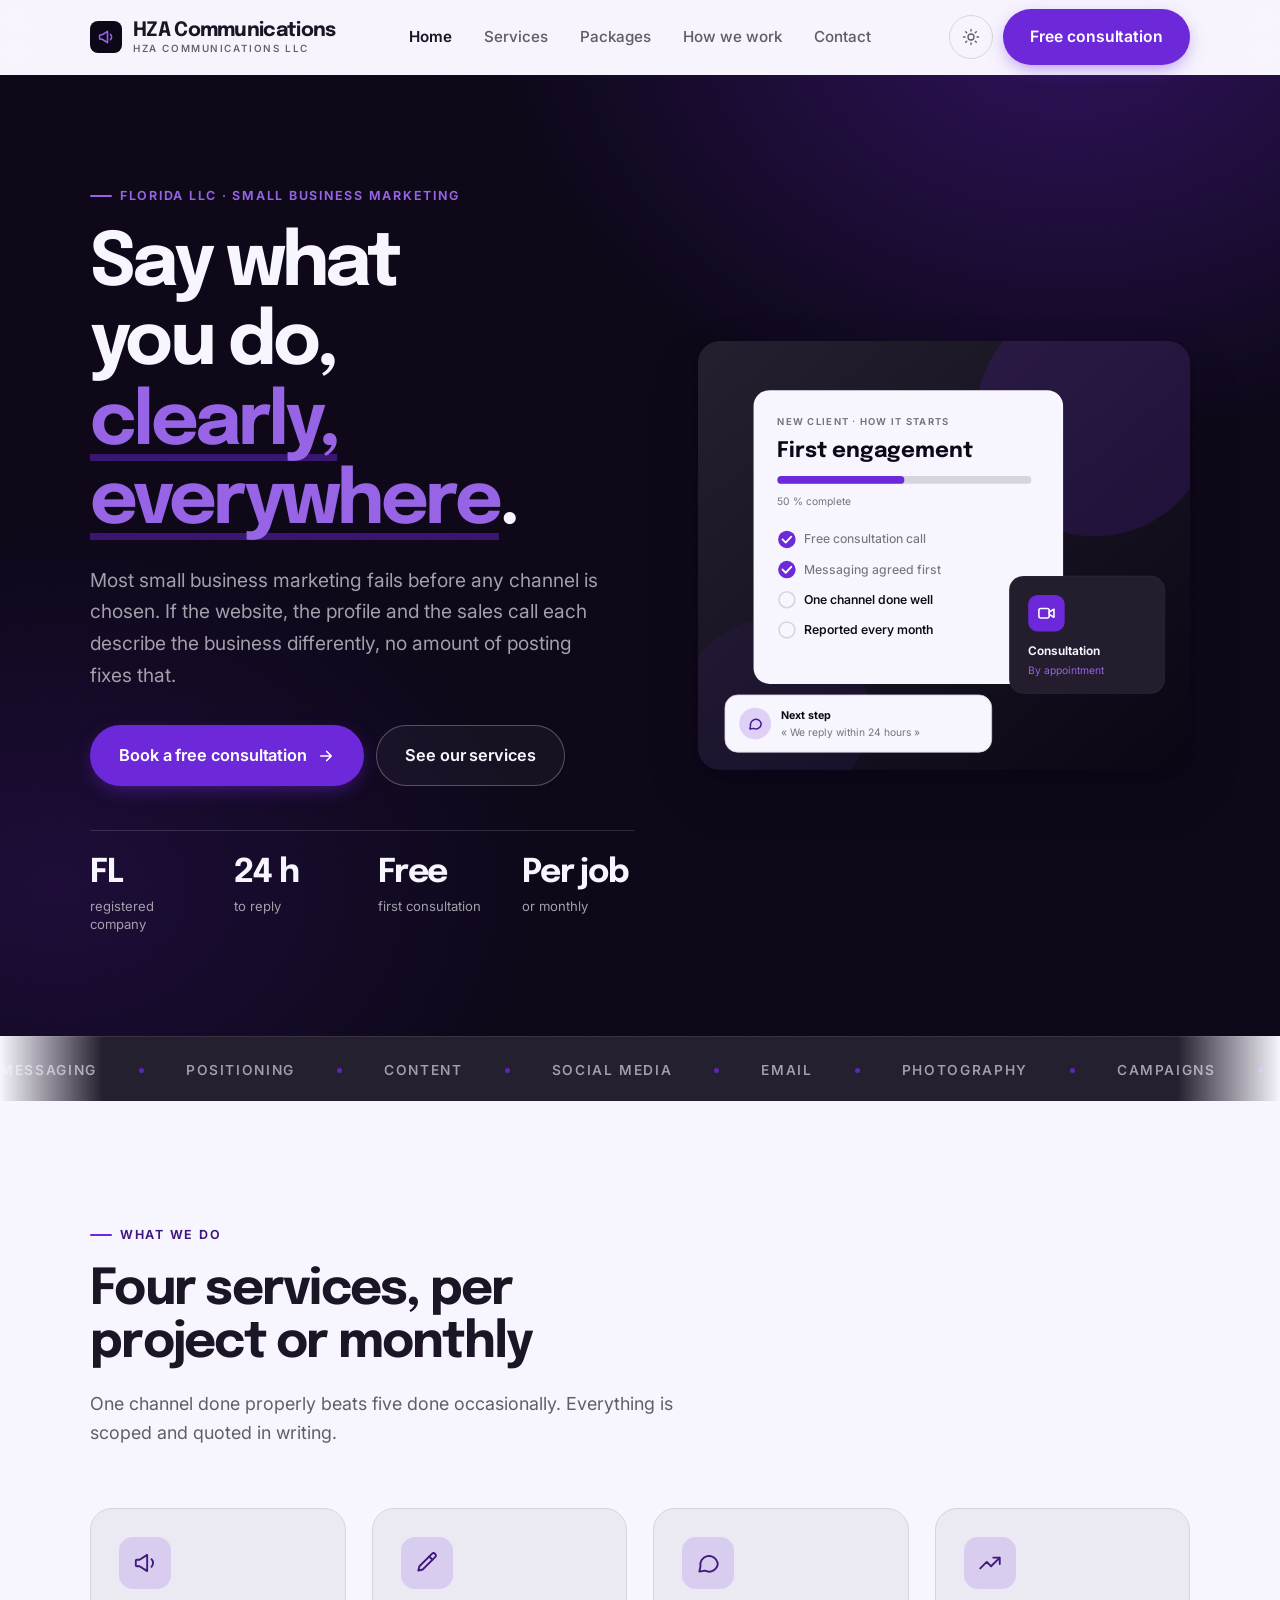
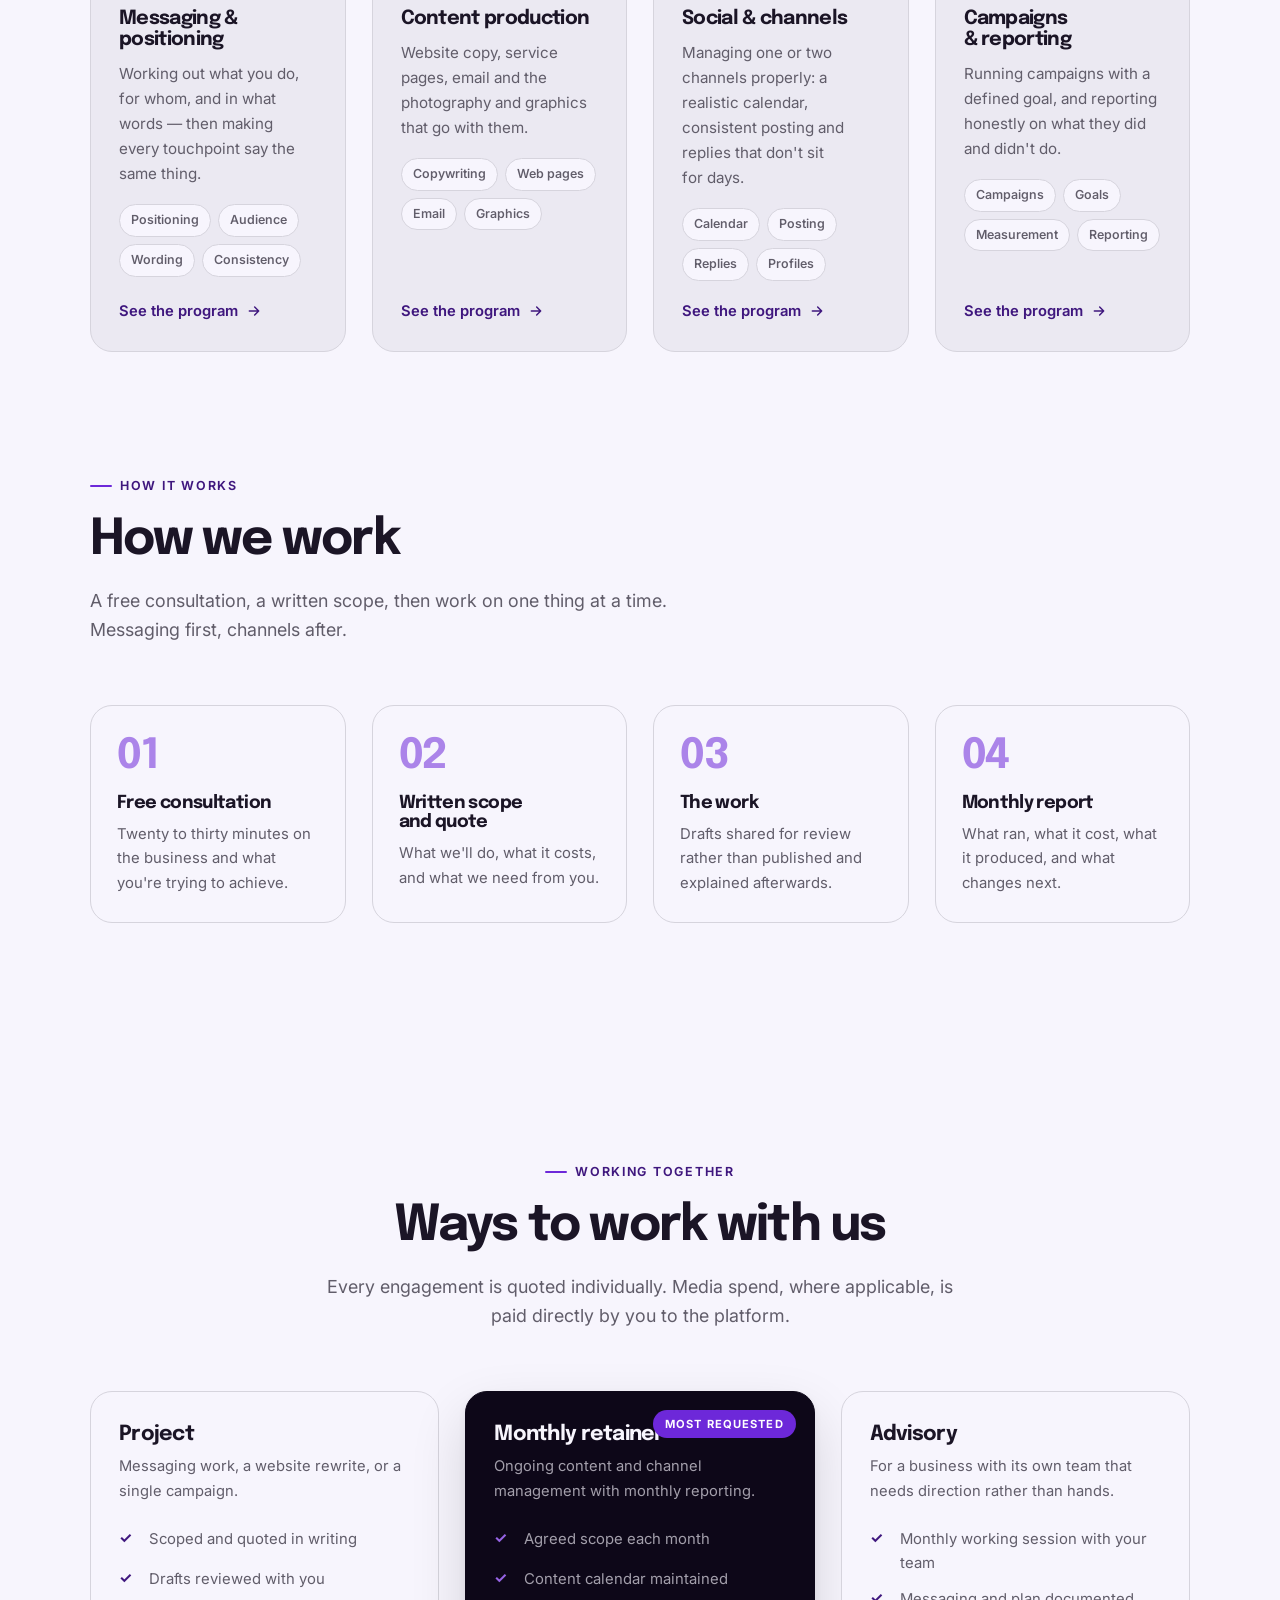
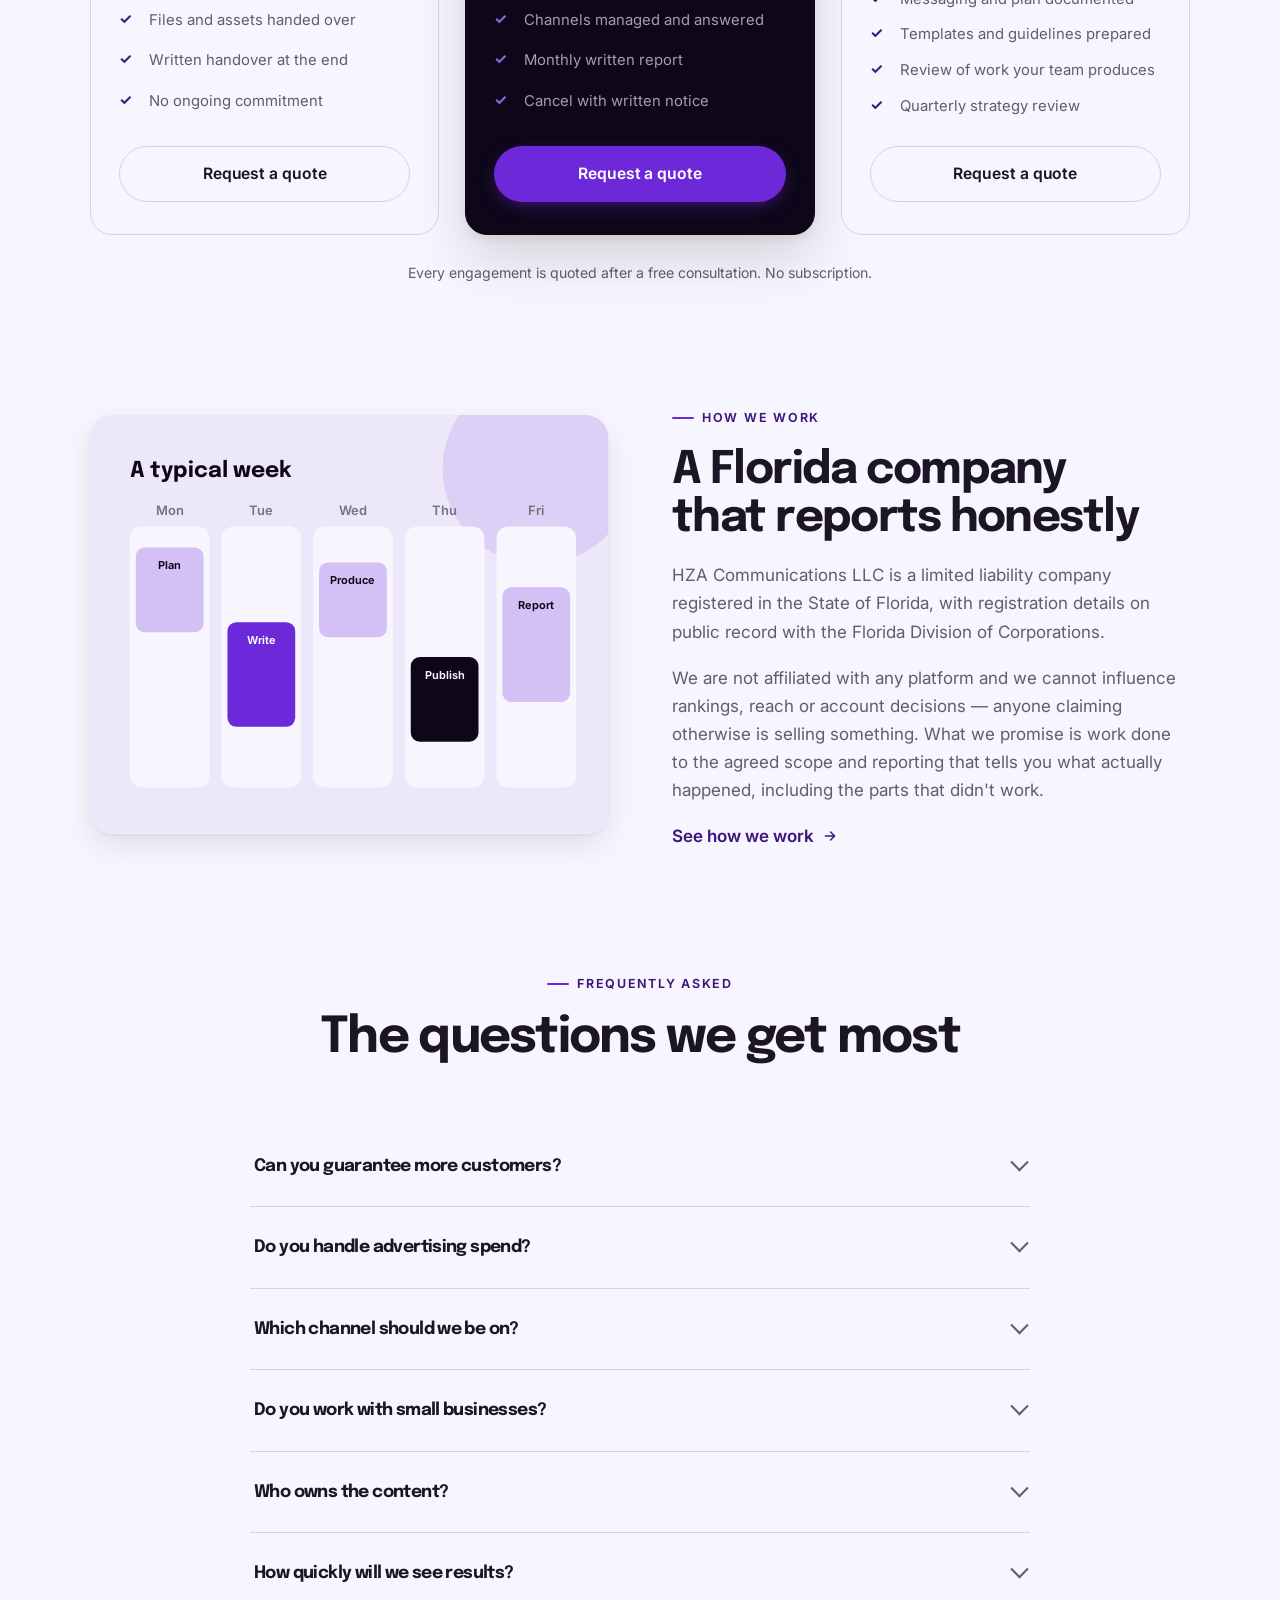
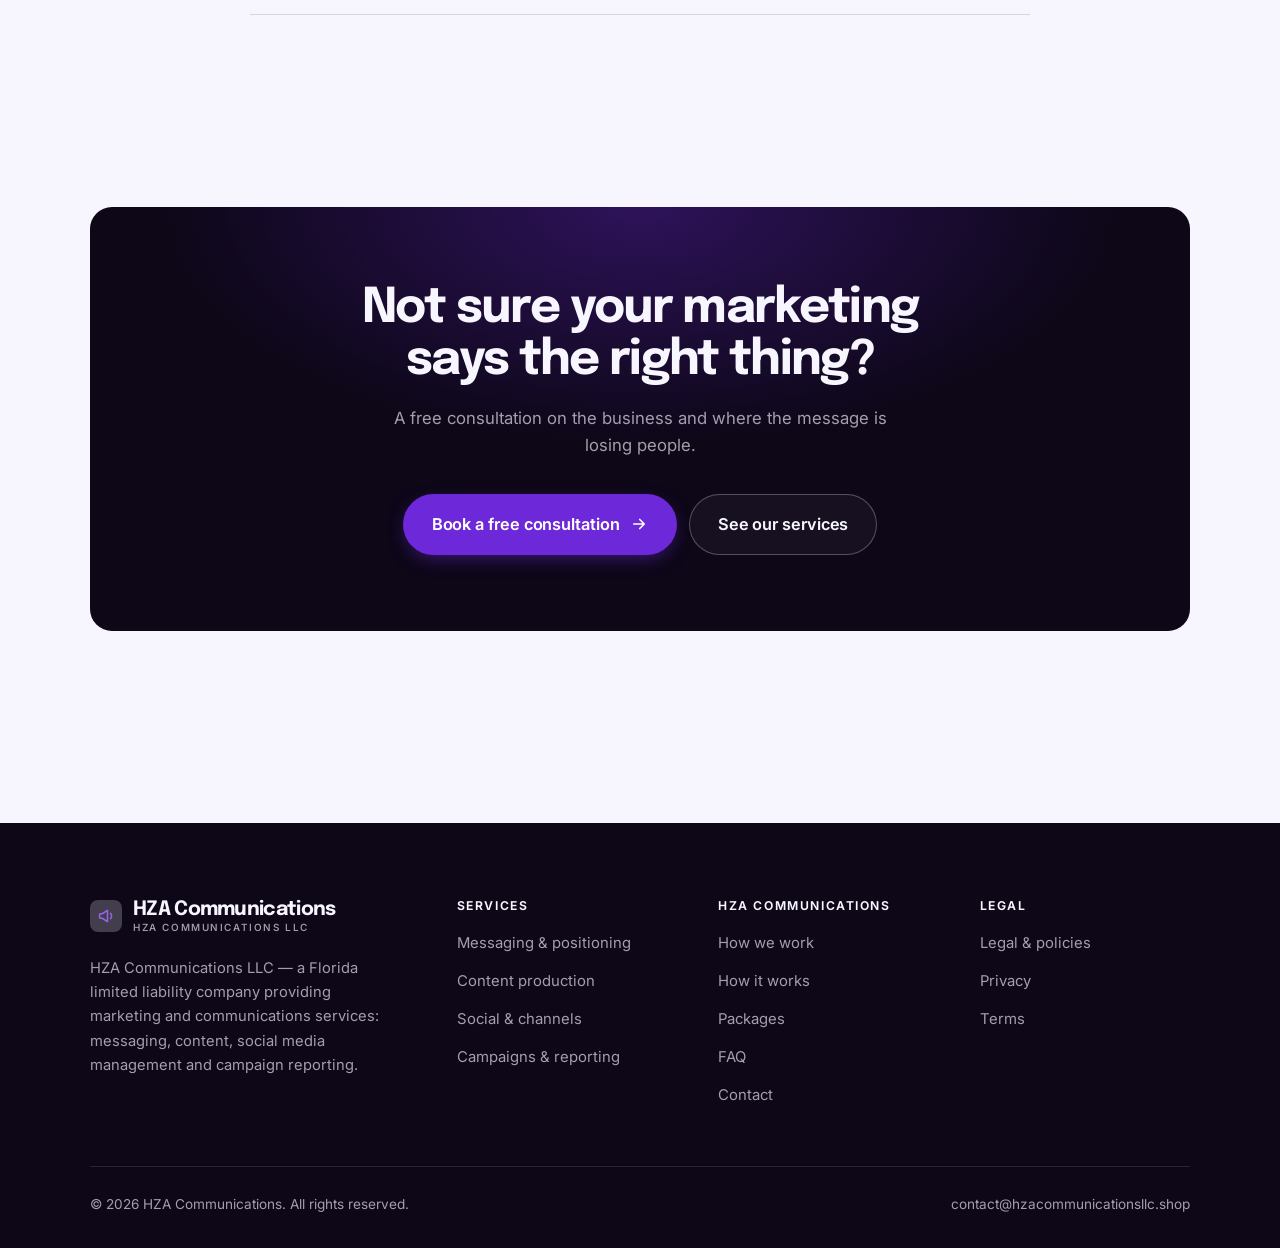
<file: index.html>
<!DOCTYPE html>
<html lang="en" class="no-js">
<head>
<meta charset="utf-8">
<meta name="viewport" content="width=device-width, initial-scale=1">
<title>HZA Communications LLC — marketing and communications services</title>
<meta name="description" content="HZA Communications LLC, a Florida company providing messaging and positioning, content production, social media management and campaign reporting for small businesses.">
<link rel="canonical" href="https://hzacommunicationsllc.shop/">

<meta property="og:type" content="website">
<meta property="og:url" content="https://hzacommunicationsllc.shop/">
<meta property="og:site_name" content="HZA Communications">
<meta property="og:locale" content="en_US">
<meta property="og:title" content="HZA Communications LLC — marketing and communications services">
<meta property="og:description" content="HZA Communications LLC, a Florida company providing messaging and positioning, content production, social media management and campaign reporting for small businesses.">
<meta name="theme-color" content="#0d0718">

<link rel="icon" href="assets/img/favicon.svg" type="image/svg+xml">
<link rel="preconnect" href="https://fonts.googleapis.com">
<link rel="preconnect" href="https://fonts.gstatic.com" crossorigin>
<link rel="stylesheet" href="https://fonts.googleapis.com/css2?family=Epilogue:wght@400..700&family=Inter:wght@400..700&display=swap">
<link rel="stylesheet" href="assets/css/style.css">

<!-- Thème appliqué avant le premier rendu (évite le flash) -->
<script>
document.documentElement.classList.remove('no-js');
(function(){try{var t=localStorage.getItem('site-theme');if(t){document.documentElement.setAttribute('data-theme',t);}}catch(e){}})();
</script>
<script type="application/ld+json">
{
  "@context": "https://schema.org",
  "@type": "Organization",
  "name": "HZA Communications",
  "url": "https://hzacommunicationsllc.shop/",
  "email": "contact@hzacommunicationsllc.shop",
  "description": "HZA Communications LLC, a Florida company providing messaging and positioning, content production, social media management and campaign reporting for small businesses.",
  "areaServed": "US",
  "knowsLanguage": "en"
}
</script>
</head>

<body>
<a class="skip-link" href="#main">Skip to main content</a>

<header class="site-header">
  <nav class="wrap nav" aria-label="Main navigation">
    <a class="brand" href="index.html">
      <svg class="brand__mark" viewBox="0 0 64 64" aria-hidden="true">
        <rect class="bm-bg" width="64" height="64" rx="16"/>
        <g class="bm-ic" transform="translate(14 14) scale(1.5)" fill="none" stroke-width="2.1" stroke-linecap="round" stroke-linejoin="round"><path d="M3.5 10v4a1 1 0 0 0 1 1H7l7 4.5v-15L7 9H4.5a1 1 0 0 0-1 1zM18 8.5a5 5 0 0 1 0 7"/></g>
      </svg>
      <span>HZA Communications<span class="brand__sub">HZA Communications LLC</span></span>
    </a>

    <ul class="nav__links" id="nav-links">
      <li><a href="index.html" aria-current="page">Home</a></li>
      <li><a href="programs.html">Services</a></li>
      <li><a href="index.html#pricing">Packages</a></li>
      <li><a href="about.html">How we work</a></li>
      <li><a href="contact.html">Contact</a></li>
      <li><a class="btn btn--primary" href="contact.html">Free consultation</a></li>
    </ul>

    <div class="nav__cta">
      <button class="theme-toggle" type="button" aria-label="Switch to dark theme">
        <svg class="icon-sun" viewBox="0 0 24 24" fill="none" stroke="currentColor" stroke-width="1.8" stroke-linecap="round" aria-hidden="true"><circle cx="12" cy="12" r="4"/><path d="M12 2v2m0 16v2M2 12h2m16 0h2M4.9 4.9l1.4 1.4m11.4 11.4 1.4 1.4M19.1 4.9l-1.4 1.4M6.3 17.7l-1.4 1.4"/></svg>
        <svg class="icon-moon" viewBox="0 0 24 24" fill="none" stroke="currentColor" stroke-width="1.8" stroke-linecap="round" stroke-linejoin="round" aria-hidden="true"><path d="M21 12.8A9 9 0 1 1 11.2 3a7 7 0 0 0 9.8 9.8z"/></svg>
      </button>
      <a class="btn btn--primary" href="contact.html">Free consultation</a>
      <button class="nav__toggle" type="button" aria-expanded="false" aria-controls="nav-links" aria-label="Open menu">
        <svg class="icon-open" viewBox="0 0 24 24" fill="none" stroke="currentColor" stroke-width="2" stroke-linecap="round" aria-hidden="true"><path d="M3 6h18M3 12h18M3 18h18"/></svg>
        <svg class="icon-close" viewBox="0 0 24 24" fill="none" stroke="currentColor" stroke-width="2" stroke-linecap="round" aria-hidden="true"><path d="M6 6l12 12M18 6L6 18"/></svg>
      </button>
    </div>
  </nav>
</header>

<main id="main">

<section class="hero">
  <div class="wrap hero__inner">
    <div>
      <span class="eyebrow hero__eyebrow">Florida LLC · Small business marketing</span>
      <h1>Say what you do,<br> <em>clearly, everywhere</em>.</h1>
      <p class="hero__lede">Most small business marketing fails before any channel is chosen. If the website, the profile and the sales call each describe the business differently, no amount of posting fixes that.</p>

      <div class="hero__actions">
        <a class="btn btn--primary btn--lg" href="contact.html">Book a free consultation <svg viewBox="0 0 24 24" fill="none" stroke="currentColor" stroke-width="2.2" stroke-linecap="round" stroke-linejoin="round" aria-hidden="true"><path d="M5 12h14M13 6l6 6-6 6"/></svg></a>
        <a class="btn btn--on-dark btn--lg" href="programs.html">See our services</a>
      </div>

      <ul class="hero__proof">
        <li><span class="stat__num">FL</span><span class="stat__label">registered company</span></li>
        <li><span class="stat__num">24 h</span><span class="stat__label">to reply</span></li>
        <li><span class="stat__num">Free</span><span class="stat__label">first consultation</span></li>
        <li><span class="stat__num">Per job</span><span class="stat__label">or monthly</span></li>
      </ul>
    </div>

    <div class="hero__art">
      <svg viewBox="0 0 620 540" role="img" aria-label="How a first engagement with HZA Communications works, from consultation to monthly reporting.">
        <defs>
          <linearGradient id="hbg" x1="0" y1="0" x2="1" y2="1">
            <stop offset="0" stop-color="#25202f"/><stop offset="1" stop-color="#0a0613"/>
          </linearGradient>
        </defs>
        <rect width="620" height="540" rx="22" fill="url(#hbg)"/>
        <circle cx="500" cy="96" r="150" fill="#6d28d9" opacity=".16"/>
        <circle cx="96" cy="470" r="120" fill="#6d28d9" opacity=".08"/>

        <g style="font-family: var(--font-body)">
          <!-- Carte programme -->
          <rect x="70" y="62" width="390" height="370" rx="20" fill="#f7f5fd"/>
          <text x="100" y="106" font-size="12" font-weight="650" letter-spacing="1.6" fill="#76727f">NEW CLIENT · HOW IT STARTS</text>
          <text x="100" y="146" font-size="27" font-weight="700" fill="#0d0718" style="font-family: var(--font-display)">First engagement</text>
          <rect x="100" y="170" width="320" height="10" rx="5" fill="#d6d4dd"/>
          <rect x="100" y="170" width="160" height="10" rx="5" fill="#6d28d9"/>
          <text x="100" y="206" font-size="13" fill="#76727f">50 % complete</text>
          <circle cx="112" cy="250" r="11" fill="#6d28d9"/><path d="M106.5 250l4 4 7-7.5" fill="none" stroke="#ffffff" stroke-width="2.4" stroke-linecap="round" stroke-linejoin="round"/><text x="134" y="255" font-size="15.5" fill="#76727f" font-weight="450">Free consultation call</text>
          <circle cx="112" cy="288" r="11" fill="#6d28d9"/><path d="M106.5 288l4 4 7-7.5" fill="none" stroke="#ffffff" stroke-width="2.4" stroke-linecap="round" stroke-linejoin="round"/><text x="134" y="293" font-size="15.5" fill="#76727f" font-weight="450">Messaging agreed first</text>
          <circle cx="112" cy="326" r="10" fill="none" stroke="#d6d4dd" stroke-width="2"/><text x="134" y="331" font-size="15.5" fill="#0d0718" font-weight="560">One channel done well</text>
          <circle cx="112" cy="364" r="10" fill="none" stroke="#d6d4dd" stroke-width="2"/><text x="134" y="369" font-size="15.5" fill="#0d0718" font-weight="560">Reported every month</text>

          <!-- Carte séance -->
          <rect x="392" y="296" width="196" height="148" rx="18" fill="#231d2d" stroke="#ffffff" stroke-opacity=".08"/>
          <rect x="416" y="320" width="46" height="46" rx="12" fill="#6d28d9"/>
          <g transform="translate(427 331)" fill="none" stroke="#ffffff" color="#ffffff" stroke-width="2" stroke-linecap="round" stroke-linejoin="round"><rect x="2.5" y="6" width="13" height="12" rx="2.5"/><path d="M15.5 10.5 21.5 7v10l-6-3.5z"/></g>
          <text x="416" y="396" font-size="15" font-weight="650" fill="#f7f5fd">Consultation</text>
          <text x="416" y="420" font-size="13" fill="#9664e4">By appointment</text>

          <!-- Retour du coach -->
          <rect x="34" y="446" width="336" height="72" rx="16" fill="#f7f5fd" stroke="#d6d4dd"/>
          <circle cx="72" cy="482" r="20" fill="#ded0f7"/>
          <g transform="translate(62 472) scale(.84)" fill="none" stroke="#471a8d" stroke-width="2.2" stroke-linecap="round" stroke-linejoin="round"><path d="M21 12a8 8 0 0 1-11.6 7.1L4 20l1-4.6A8 8 0 1 1 21 12z"/></g>
          <text x="104" y="476" font-size="13.5" font-weight="700" fill="#0d0718">Next step</text>
          <text x="104" y="498" font-size="13" fill="#76727f">« We reply within 24 hours »</text>
        </g>
      </svg>
    </div>
  </div>
</section>

<div class="marquee" aria-hidden="true">
  <div class="marquee__track"><span>Messaging</span><span>Positioning</span><span>Content</span><span>Social media</span><span>Email</span><span>Photography</span><span>Campaigns</span><span>Reporting</span><span>Local search</span><span>Profiles</span><span>Messaging</span><span>Positioning</span><span>Content</span><span>Social media</span><span>Email</span><span>Photography</span><span>Campaigns</span><span>Reporting</span><span>Local search</span><span>Profiles</span></div>
</div>

<section class="section wrap" id="programs">
  <div class="section-head reveal">
    <span class="eyebrow">What we do</span>
    <h2>Four services, per project or monthly</h2>
    <p>One channel done properly beats five done occasionally. Everything is scoped and quoted in writing.</p>
  </div>
  <div class="grid grid--4 reveal-group">
    <a class="card" href="programs.html#messaging">
      <div class="card__icon"><svg viewBox="0 0 24 24" fill="none" stroke="currentColor" stroke-width="1.7" stroke-linecap="round" stroke-linejoin="round" aria-hidden="true"><path d="M3.5 10v4a1 1 0 0 0 1 1H7l7 4.5v-15L7 9H4.5a1 1 0 0 0-1 1zM18 8.5a5 5 0 0 1 0 7"/></svg></div>
      <h3>Messaging &amp; positioning</h3>
      <p>Working out what you do, for whom, and in what words — then making every touchpoint say the same thing.</p>
      <ul class="tags"><li>Positioning</li><li>Audience</li><li>Wording</li><li>Consistency</li></ul>
      <span class="arrow-link">See the program <svg viewBox="0 0 24 24" fill="none" stroke="currentColor" stroke-width="2.2" stroke-linecap="round" stroke-linejoin="round" aria-hidden="true"><path d="M5 12h14M13 6l6 6-6 6"/></svg></span>
    </a>
    <a class="card" href="programs.html#content">
      <div class="card__icon"><svg viewBox="0 0 24 24" fill="none" stroke="currentColor" stroke-width="1.7" stroke-linecap="round" stroke-linejoin="round" aria-hidden="true"><path d="M16.5 3.5a2.1 2.1 0 0 1 3 3L8 18l-4 1 1-4z"/><path d="M14 6l3 3"/></svg></div>
      <h3>Content production</h3>
      <p>Website copy, service pages, email and the photography and graphics that go with them.</p>
      <ul class="tags"><li>Copywriting</li><li>Web pages</li><li>Email</li><li>Graphics</li></ul>
      <span class="arrow-link">See the program <svg viewBox="0 0 24 24" fill="none" stroke="currentColor" stroke-width="2.2" stroke-linecap="round" stroke-linejoin="round" aria-hidden="true"><path d="M5 12h14M13 6l6 6-6 6"/></svg></span>
    </a>
    <a class="card" href="programs.html#social">
      <div class="card__icon"><svg viewBox="0 0 24 24" fill="none" stroke="currentColor" stroke-width="1.7" stroke-linecap="round" stroke-linejoin="round" aria-hidden="true"><path d="M21 12a8 8 0 0 1-11.6 7.1L4 20l1-4.6A8 8 0 1 1 21 12z"/></svg></div>
      <h3>Social &amp; channels</h3>
      <p>Managing one or two channels properly: a realistic calendar, consistent posting and replies that don't sit for days.</p>
      <ul class="tags"><li>Calendar</li><li>Posting</li><li>Replies</li><li>Profiles</li></ul>
      <span class="arrow-link">See the program <svg viewBox="0 0 24 24" fill="none" stroke="currentColor" stroke-width="2.2" stroke-linecap="round" stroke-linejoin="round" aria-hidden="true"><path d="M5 12h14M13 6l6 6-6 6"/></svg></span>
    </a>
    <a class="card" href="programs.html#reporting">
      <div class="card__icon"><svg viewBox="0 0 24 24" fill="none" stroke="currentColor" stroke-width="1.7" stroke-linecap="round" stroke-linejoin="round" aria-hidden="true"><path d="M3 17l6-6 4 4 8-8M15 7h6v6"/></svg></div>
      <h3>Campaigns &amp; reporting</h3>
      <p>Running campaigns with a defined goal, and reporting honestly on what they did and didn't do.</p>
      <ul class="tags"><li>Campaigns</li><li>Goals</li><li>Measurement</li><li>Reporting</li></ul>
      <span class="arrow-link">See the program <svg viewBox="0 0 24 24" fill="none" stroke="currentColor" stroke-width="2.2" stroke-linecap="round" stroke-linejoin="round" aria-hidden="true"><path d="M5 12h14M13 6l6 6-6 6"/></svg></span>
    </a>
  </div>
</section>

<section class="section section--flush wrap" id="how-it-works">
  <div class="section-head reveal">
    <span class="eyebrow">How it works</span>
    <h2>How we work</h2>
    <p>A free consultation, a written scope, then work on one thing at a time. Messaging first, channels after.</p>
  </div>
  <div class="grid grid--4 steps reveal-group">
    <article class="step">
      <h3>Free consultation</h3>
      <p>Twenty to thirty minutes on the business and what you're trying to achieve.</p>
    </article>
    <article class="step">
      <h3>Written scope and quote</h3>
      <p>What we'll do, what it costs, and what we need from you.</p>
    </article>
    <article class="step">
      <h3>The work</h3>
      <p>Drafts shared for review rather than published and explained afterwards.</p>
    </article>
    <article class="step">
      <h3>Monthly report</h3>
      <p>What ran, what it cost, what it produced, and what changes next.</p>
    </article>
  </div>
</section>

<section class="section wrap" id="pricing">
  <div class="section-head section-head--center reveal">
    <span class="eyebrow">Working together</span>
    <h2>Ways to work with us</h2>
    <p>Every engagement is quoted individually. Media spend, where applicable, is paid directly by you to the platform.</p>
  </div>
  <div class="grid grid--3 plans reveal-group">
    <article class="plan">
      
      <h3>Project</h3>
      <p class="plan__desc">Messaging work, a website rewrite, or a single campaign.</p>
      
      <ul class="plan__features">
        <li>Scoped and quoted in writing</li>
        <li>Drafts reviewed with you</li>
        <li>Files and assets handed over</li>
        <li>Written handover at the end</li>
        <li>No ongoing commitment</li>
      </ul>
      <a class="btn btn--ghost btn--block" href="contact.html">Request a quote</a>
    </article>
    <article class="plan plan--featured">
      <span class="plan__tag">Most requested</span>
      <h3>Monthly retainer</h3>
      <p class="plan__desc">Ongoing content and channel management with monthly reporting.</p>
      
      <ul class="plan__features">
        <li>Agreed scope each month</li>
        <li>Content calendar maintained</li>
        <li>Channels managed and answered</li>
        <li>Monthly written report</li>
        <li>Cancel with written notice</li>
      </ul>
      <a class="btn btn--primary btn--block" href="contact.html">Request a quote</a>
    </article>
    <article class="plan">
      
      <h3>Advisory</h3>
      <p class="plan__desc">For a business with its own team that needs direction rather than hands.</p>
      
      <ul class="plan__features">
        <li>Monthly working session with your team</li>
        <li>Messaging and plan documented</li>
        <li>Templates and guidelines prepared</li>
        <li>Review of work your team produces</li>
        <li>Quarterly strategy review</li>
      </ul>
      <a class="btn btn--ghost btn--block" href="contact.html">Request a quote</a>
    </article>
  </div>
  <p class="plans-note">Every engagement is quoted after a free consultation. No subscription.</p>
</section>

<section class="section section--flush wrap">
  <div class="split reveal">
    <div class="split__art">
      <svg viewBox="0 0 520 420" role="img" aria-label="Example of a typical week: Plan, Write, Produce, Publish, Report.">
        <rect width="520" height="420" rx="20" fill="#ede7fa"/>
        <circle cx="450" cy="54" r="96" fill="#6d28d9" opacity=".12"/>
        <g style="font-family: var(--font-body)">
        <text x="40" y="62" font-size="22" font-weight="700" fill="#0d0718" style="font-family: var(--font-display)">A typical week</text>
        <text x="80" y="100" text-anchor="middle" font-size="13" font-weight="600" fill="#76727f">Mon</text>
        <rect x="40" y="112" width="80" height="262" rx="12" fill="#f7f5fd"/>
        <rect x="46" y="133" width="68" height="85" rx="9" fill="#d3c0f4"/>
        <text x="80" y="155" text-anchor="middle" font-size="11" font-weight="650" fill="#0d0718">Plan</text>
        <text x="172" y="100" text-anchor="middle" font-size="13" font-weight="600" fill="#76727f">Tue</text>
        <rect x="132" y="112" width="80" height="262" rx="12" fill="#f7f5fd"/>
        <rect x="138" y="208" width="68" height="105" rx="9" fill="#6d28d9"/>
        <text x="172" y="230" text-anchor="middle" font-size="11" font-weight="650" fill="#ffffff">Write</text>
        <text x="264" y="100" text-anchor="middle" font-size="13" font-weight="600" fill="#76727f">Wed</text>
        <rect x="224" y="112" width="80" height="262" rx="12" fill="#f7f5fd"/>
        <rect x="230" y="148" width="68" height="75" rx="9" fill="#d3c0f4"/>
        <text x="264" y="170" text-anchor="middle" font-size="11" font-weight="650" fill="#0d0718">Produce</text>
        <text x="356" y="100" text-anchor="middle" font-size="13" font-weight="600" fill="#76727f">Thu</text>
        <rect x="316" y="112" width="80" height="262" rx="12" fill="#f7f5fd"/>
        <rect x="322" y="243" width="68" height="85" rx="9" fill="#0d0718"/>
        <text x="356" y="265" text-anchor="middle" font-size="11" font-weight="650" fill="#f7f5fd">Publish</text>
        <text x="448" y="100" text-anchor="middle" font-size="13" font-weight="600" fill="#76727f">Fri</text>
        <rect x="408" y="112" width="80" height="262" rx="12" fill="#f7f5fd"/>
        <rect x="414" y="173" width="68" height="115" rx="9" fill="#d3c0f4"/>
        <text x="448" y="195" text-anchor="middle" font-size="11" font-weight="650" fill="#0d0718">Report</text>
        </g>
      </svg>
    </div>
    <div>
      <span class="eyebrow">How we work</span>
      <h2>A Florida company that reports honestly</h2>
      <p>HZA Communications LLC is a limited liability company registered in the State of Florida, with registration details on public record with the Florida Division of Corporations.</p>
      <p>We are not affiliated with any platform and we cannot influence rankings, reach or account decisions — anyone claiming otherwise is selling something. What we promise is work done to the agreed scope and reporting that tells you what actually happened, including the parts that didn't work.</p>
      <p><a class="arrow-link" href="about.html">See how we work <svg viewBox="0 0 24 24" fill="none" stroke="currentColor" stroke-width="2.2" stroke-linecap="round" stroke-linejoin="round" aria-hidden="true"><path d="M5 12h14M13 6l6 6-6 6"/></svg></a></p>
    </div>
  </div>
</section>

<section class="section section--flush wrap" id="faq">
  <div class="section-head section-head--center reveal">
    <span class="eyebrow">Frequently asked</span>
    <h2>The questions we get most</h2>
  </div>
  <div class="faq reveal">
    <details>
      <summary>Can you guarantee more customers?</summary>
      <p>No, and nobody honest will. We agree a goal, run the work properly and report what happened, including when the result is disappointing.</p>
    </details>
    <details>
      <summary>Do you handle advertising spend?</summary>
      <p>Media spend is paid by you directly to the platform, so you keep control and visibility of every dollar. We manage the campaigns.</p>
    </details>
    <details>
      <summary>Which channel should we be on?</summary>
      <p>Usually fewer than you're on now. We'd rather run one channel properly than maintain five badly.</p>
    </details>
    <details>
      <summary>Do you work with small businesses?</summary>
      <p>Yes, that's most of our work. Smaller budgets mean fewer channels and clearer priorities, not worse work.</p>
    </details>
    <details>
      <summary>Who owns the content?</summary>
      <p>You do, on payment. Files and assets are handed over at the end of any project.</p>
    </details>
    <details>
      <summary>How quickly will we see results?</summary>
      <p>Messaging and website work show up fastest. Channel building takes months, and we'll be clear about that before you commit.</p>
    </details>
  </div>
</section>

<section class="wrap section--tight">
  <div class="cta-band reveal">
    <h2>Not sure your marketing says the right thing?</h2>
    <p>A free consultation on the business and where the message is losing people.</p>
    <div class="hero__actions">
      <a class="btn btn--primary btn--lg" href="contact.html">Book a free consultation <svg viewBox="0 0 24 24" fill="none" stroke="currentColor" stroke-width="2.2" stroke-linecap="round" stroke-linejoin="round" aria-hidden="true"><path d="M5 12h14M13 6l6 6-6 6"/></svg></a>
      <a class="btn btn--on-dark btn--lg" href="programs.html">See our services</a>
    </div>
  </div>
</section>

</main>

<footer class="site-footer">
  <div class="wrap">
    <div class="footer__grid">
      <div class="footer__brand">
        <a class="brand" href="index.html">
          <svg class="brand__mark" viewBox="0 0 64 64" aria-hidden="true">
        <rect class="bm-bg" width="64" height="64" rx="16"/>
        <g class="bm-ic" transform="translate(14 14) scale(1.5)" fill="none" stroke-width="2.1" stroke-linecap="round" stroke-linejoin="round"><path d="M3.5 10v4a1 1 0 0 0 1 1H7l7 4.5v-15L7 9H4.5a1 1 0 0 0-1 1zM18 8.5a5 5 0 0 1 0 7"/></g>
      </svg>
          <span>HZA Communications<span class="brand__sub">HZA Communications LLC</span></span>
        </a>
        <p>HZA Communications LLC — a Florida limited liability company providing marketing and communications services: messaging, content, social media management and campaign reporting.</p>
      </div>

      <div class="footer__col">
        <h4>Services</h4>
        <ul>
          <li><a href="programs.html#messaging">Messaging &amp; positioning</a></li>
          <li><a href="programs.html#content">Content production</a></li>
          <li><a href="programs.html#social">Social &amp; channels</a></li>
          <li><a href="programs.html#reporting">Campaigns &amp; reporting</a></li>
        </ul>
      </div>

      <div class="footer__col">
        <h4>HZA Communications</h4>
        <ul>
          <li><a href="about.html">How we work</a></li>
          <li><a href="index.html#how-it-works">How it works</a></li>
          <li><a href="index.html#pricing">Packages</a></li>
          <li><a href="index.html#faq">FAQ</a></li>
          <li><a href="contact.html">Contact</a></li>
        </ul>
      </div>

      <div class="footer__col">
        <h4>Legal</h4>
        <ul>
          <li><a href="legal.html">Legal &amp; policies</a></li>
          <li><a href="legal.html#privacy">Privacy</a></li>
          <li><a href="legal.html#terms">Terms</a></li>
        </ul>
      </div>
    </div>

    <div class="footer__bottom">
      <p>© <span data-year>2026</span> HZA Communications. All rights reserved.</p>
      <p><a href="mailto:contact@hzacommunicationsllc.shop">contact@hzacommunicationsllc.shop</a></p>
    </div>
  </div>
</footer>

<script src="assets/js/main.js" defer></script>
</body>
</html>
</file>
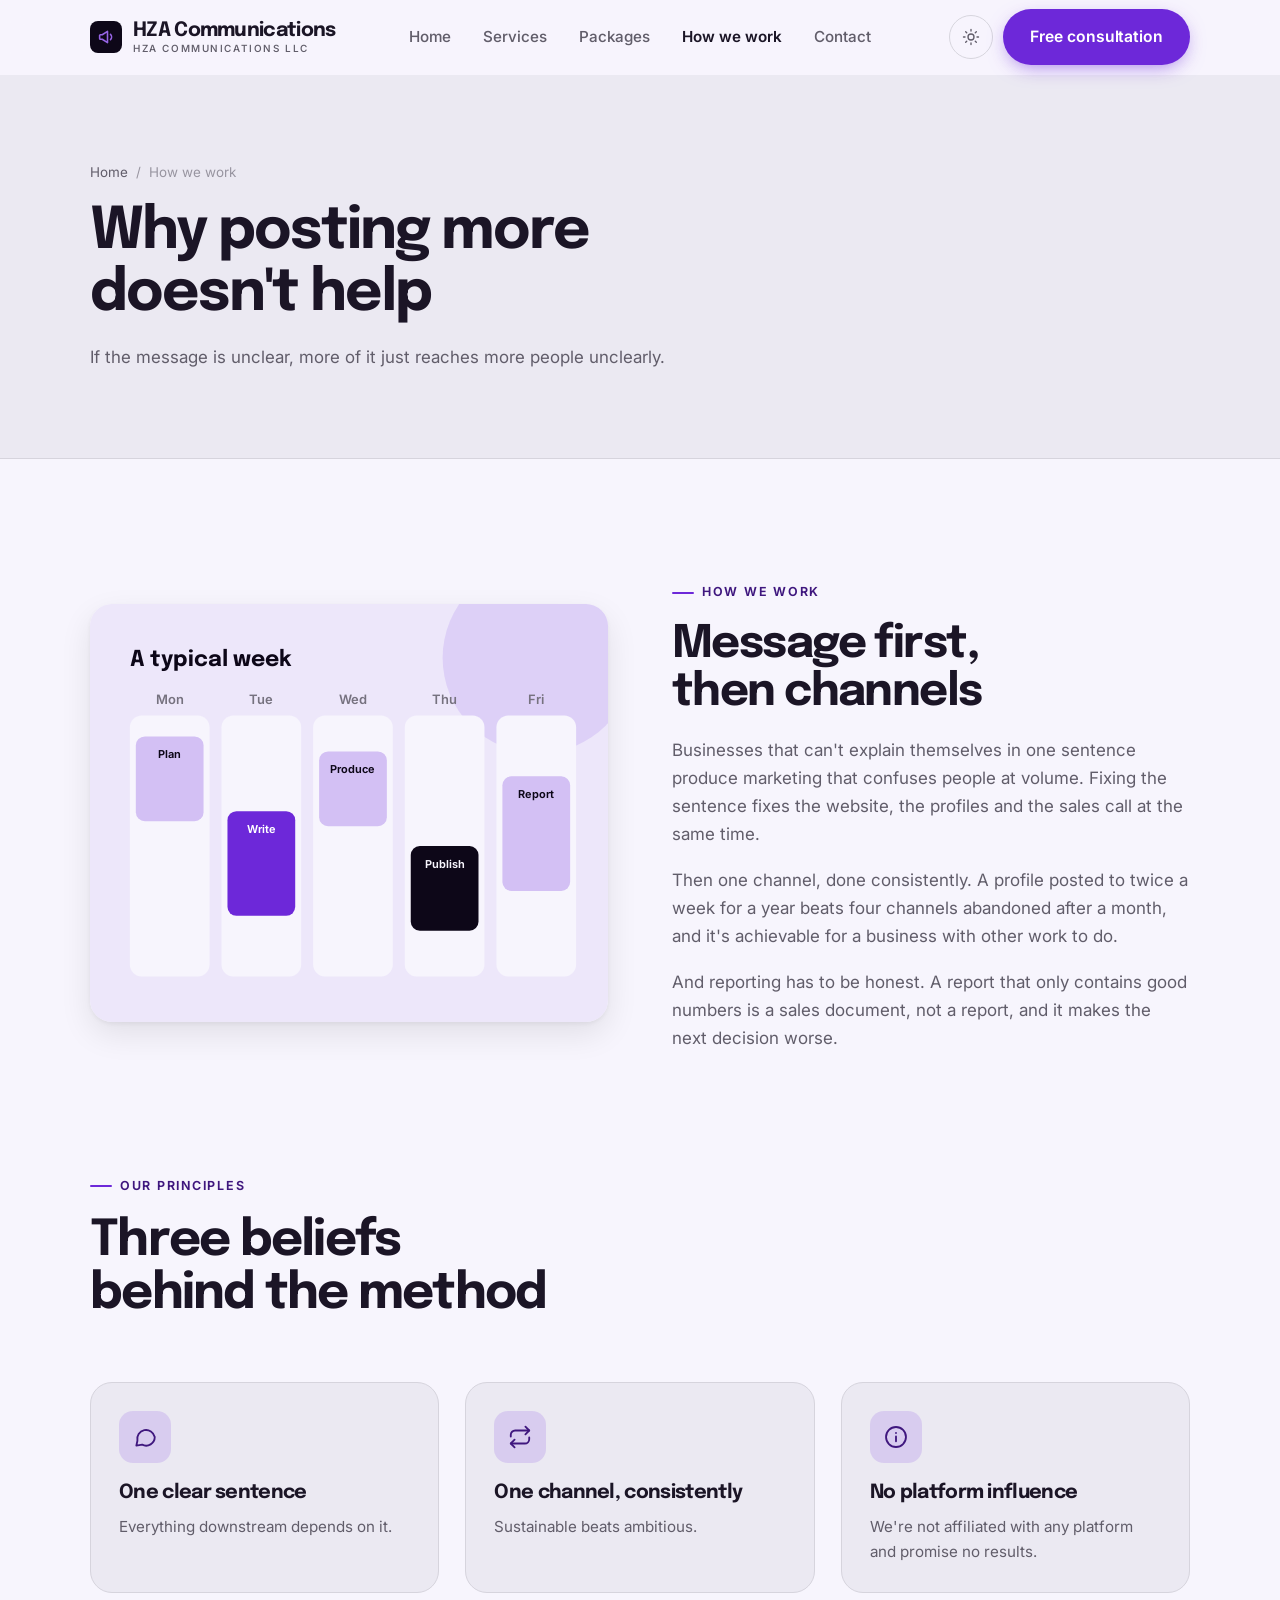
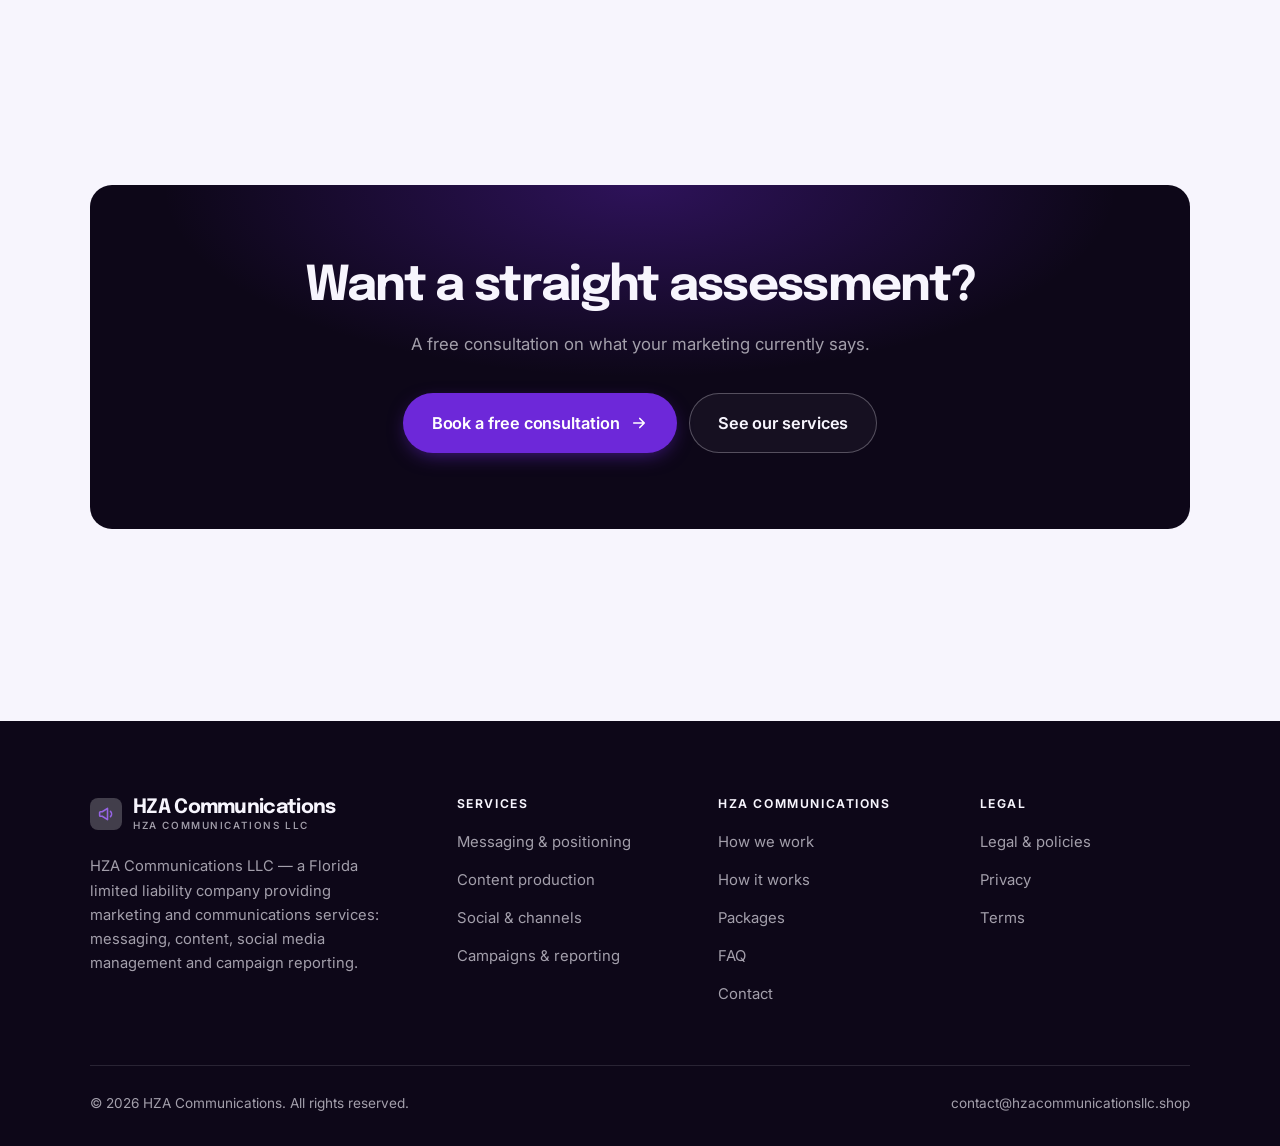
<file: about.html>
<!DOCTYPE html>
<html lang="en" class="no-js">
<head>
<meta charset="utf-8">
<meta name="viewport" content="width=device-width, initial-scale=1">
<title>How we work — HZA Communications</title>
<meta name="description" content="About HZA Communications LLC, a Florida limited liability company providing marketing and communications services.">
<link rel="canonical" href="https://hzacommunicationsllc.shop/about.html">

<meta property="og:type" content="website">
<meta property="og:url" content="https://hzacommunicationsllc.shop/about.html">
<meta property="og:site_name" content="HZA Communications">
<meta property="og:locale" content="en_US">
<meta property="og:title" content="How we work — HZA Communications">
<meta property="og:description" content="About HZA Communications LLC, a Florida limited liability company providing marketing and communications services.">
<meta name="theme-color" content="#0d0718">

<link rel="icon" href="assets/img/favicon.svg" type="image/svg+xml">
<link rel="preconnect" href="https://fonts.googleapis.com">
<link rel="preconnect" href="https://fonts.gstatic.com" crossorigin>
<link rel="stylesheet" href="https://fonts.googleapis.com/css2?family=Epilogue:wght@400..700&family=Inter:wght@400..700&display=swap">
<link rel="stylesheet" href="assets/css/style.css">

<!-- Thème appliqué avant le premier rendu (évite le flash) -->
<script>
document.documentElement.classList.remove('no-js');
(function(){try{var t=localStorage.getItem('site-theme');if(t){document.documentElement.setAttribute('data-theme',t);}}catch(e){}})();
</script>
</head>

<body>
<a class="skip-link" href="#main">Skip to main content</a>

<header class="site-header">
  <nav class="wrap nav" aria-label="Main navigation">
    <a class="brand" href="index.html">
      <svg class="brand__mark" viewBox="0 0 64 64" aria-hidden="true">
        <rect class="bm-bg" width="64" height="64" rx="16"/>
        <g class="bm-ic" transform="translate(14 14) scale(1.5)" fill="none" stroke-width="2.1" stroke-linecap="round" stroke-linejoin="round"><path d="M3.5 10v4a1 1 0 0 0 1 1H7l7 4.5v-15L7 9H4.5a1 1 0 0 0-1 1zM18 8.5a5 5 0 0 1 0 7"/></g>
      </svg>
      <span>HZA Communications<span class="brand__sub">HZA Communications LLC</span></span>
    </a>

    <ul class="nav__links" id="nav-links">
      <li><a href="index.html">Home</a></li>
      <li><a href="programs.html">Services</a></li>
      <li><a href="index.html#pricing">Packages</a></li>
      <li><a href="about.html" aria-current="page">How we work</a></li>
      <li><a href="contact.html">Contact</a></li>
      <li><a class="btn btn--primary" href="contact.html">Free consultation</a></li>
    </ul>

    <div class="nav__cta">
      <button class="theme-toggle" type="button" aria-label="Switch to dark theme">
        <svg class="icon-sun" viewBox="0 0 24 24" fill="none" stroke="currentColor" stroke-width="1.8" stroke-linecap="round" aria-hidden="true"><circle cx="12" cy="12" r="4"/><path d="M12 2v2m0 16v2M2 12h2m16 0h2M4.9 4.9l1.4 1.4m11.4 11.4 1.4 1.4M19.1 4.9l-1.4 1.4M6.3 17.7l-1.4 1.4"/></svg>
        <svg class="icon-moon" viewBox="0 0 24 24" fill="none" stroke="currentColor" stroke-width="1.8" stroke-linecap="round" stroke-linejoin="round" aria-hidden="true"><path d="M21 12.8A9 9 0 1 1 11.2 3a7 7 0 0 0 9.8 9.8z"/></svg>
      </button>
      <a class="btn btn--primary" href="contact.html">Free consultation</a>
      <button class="nav__toggle" type="button" aria-expanded="false" aria-controls="nav-links" aria-label="Open menu">
        <svg class="icon-open" viewBox="0 0 24 24" fill="none" stroke="currentColor" stroke-width="2" stroke-linecap="round" aria-hidden="true"><path d="M3 6h18M3 12h18M3 18h18"/></svg>
        <svg class="icon-close" viewBox="0 0 24 24" fill="none" stroke="currentColor" stroke-width="2" stroke-linecap="round" aria-hidden="true"><path d="M6 6l12 12M18 6L6 18"/></svg>
      </button>
    </div>
  </nav>
</header>

<main id="main">

<section class="page-head">
  <div class="wrap">
    <nav class="breadcrumb" aria-label="Breadcrumb">
      <a href="index.html">Home</a><span>/</span><span aria-current="page">How we work</span>
    </nav>
    <h1>Why posting more doesn't help</h1>
    <p>If the message is unclear, more of it just reaches more people unclearly.</p>
  </div>
</section>

<section class="section wrap">
  <div class="split reveal">
    <div class="split__art">
      <svg viewBox="0 0 520 420" role="img" aria-label="Example of a typical week: Plan, Write, Produce, Publish, Report.">
        <rect width="520" height="420" rx="20" fill="#ede7fa"/>
        <circle cx="450" cy="54" r="96" fill="#6d28d9" opacity=".12"/>
        <g style="font-family: var(--font-body)">
        <text x="40" y="62" font-size="22" font-weight="700" fill="#0d0718" style="font-family: var(--font-display)">A typical week</text>
        <text x="80" y="100" text-anchor="middle" font-size="13" font-weight="600" fill="#76727f">Mon</text>
        <rect x="40" y="112" width="80" height="262" rx="12" fill="#f7f5fd"/>
        <rect x="46" y="133" width="68" height="85" rx="9" fill="#d3c0f4"/>
        <text x="80" y="155" text-anchor="middle" font-size="11" font-weight="650" fill="#0d0718">Plan</text>
        <text x="172" y="100" text-anchor="middle" font-size="13" font-weight="600" fill="#76727f">Tue</text>
        <rect x="132" y="112" width="80" height="262" rx="12" fill="#f7f5fd"/>
        <rect x="138" y="208" width="68" height="105" rx="9" fill="#6d28d9"/>
        <text x="172" y="230" text-anchor="middle" font-size="11" font-weight="650" fill="#ffffff">Write</text>
        <text x="264" y="100" text-anchor="middle" font-size="13" font-weight="600" fill="#76727f">Wed</text>
        <rect x="224" y="112" width="80" height="262" rx="12" fill="#f7f5fd"/>
        <rect x="230" y="148" width="68" height="75" rx="9" fill="#d3c0f4"/>
        <text x="264" y="170" text-anchor="middle" font-size="11" font-weight="650" fill="#0d0718">Produce</text>
        <text x="356" y="100" text-anchor="middle" font-size="13" font-weight="600" fill="#76727f">Thu</text>
        <rect x="316" y="112" width="80" height="262" rx="12" fill="#f7f5fd"/>
        <rect x="322" y="243" width="68" height="85" rx="9" fill="#0d0718"/>
        <text x="356" y="265" text-anchor="middle" font-size="11" font-weight="650" fill="#f7f5fd">Publish</text>
        <text x="448" y="100" text-anchor="middle" font-size="13" font-weight="600" fill="#76727f">Fri</text>
        <rect x="408" y="112" width="80" height="262" rx="12" fill="#f7f5fd"/>
        <rect x="414" y="173" width="68" height="115" rx="9" fill="#d3c0f4"/>
        <text x="448" y="195" text-anchor="middle" font-size="11" font-weight="650" fill="#0d0718">Report</text>
        </g>
      </svg>
    </div>
    <div>
      <span class="eyebrow">How we work</span>
      <h2>Message first, then channels</h2>
      <p>Businesses that can't explain themselves in one sentence produce marketing that confuses people at volume. Fixing the sentence fixes the website, the profiles and the sales call at the same time.</p>
      <p>Then one channel, done consistently. A profile posted to twice a week for a year beats four channels abandoned after a month, and it's achievable for a business with other work to do.</p>
      <p>And reporting has to be honest. A report that only contains good numbers is a sales document, not a report, and it makes the next decision worse.</p>
      <!--
        TO DO: add a short introduction of the coach (name, real background),
        with a photo if possible. Do not invent credentials — see README.md.
      -->
    </div>
  </div>
</section>

<section class="section section--flush wrap">
  <div class="section-head reveal">
    <span class="eyebrow">Our principles</span>
    <h2>Three beliefs behind the method</h2>
  </div>
  <div class="grid grid--3 reveal-group">
    <article class="card">
      <div class="card__icon"><svg viewBox="0 0 24 24" fill="none" stroke="currentColor" stroke-width="1.7" stroke-linecap="round" stroke-linejoin="round" aria-hidden="true"><path d="M21 12a8 8 0 0 1-11.6 7.1L4 20l1-4.6A8 8 0 1 1 21 12z"/></svg></div>
      <h3>One clear sentence</h3>
      <p>Everything downstream depends on it.</p>
    </article>
    <article class="card">
      <div class="card__icon"><svg viewBox="0 0 24 24" fill="none" stroke="currentColor" stroke-width="1.7" stroke-linecap="round" stroke-linejoin="round" aria-hidden="true"><path d="M17 2.5l3.5 3.5L17 9.5"/><path d="M3.5 11.5V10A4 4 0 0 1 7.5 6h13M7 21.5 3.5 18 7 14.5"/><path d="M20.5 12.5V14a4 4 0 0 1-4 4h-13"/></svg></div>
      <h3>One channel, consistently</h3>
      <p>Sustainable beats ambitious.</p>
    </article>
    <article class="card">
      <div class="card__icon"><svg viewBox="0 0 24 24" fill="none" stroke="currentColor" stroke-width="1.7" stroke-linecap="round" stroke-linejoin="round" aria-hidden="true"><circle cx="12" cy="12" r="9.2"/><path d="M12 16v-4.5M12 8.2v.1"/></svg></div>
      <h3>No platform influence</h3>
      <p>We're not affiliated with any platform and promise no results.</p>
    </article>
  </div>
</section>

<section class="wrap section--tight">
  <div class="cta-band reveal">
    <h2>Want a straight assessment?</h2>
    <p>A free consultation on what your marketing currently says.</p>
    <div class="hero__actions">
      <a class="btn btn--primary btn--lg" href="contact.html">Book a free consultation <svg viewBox="0 0 24 24" fill="none" stroke="currentColor" stroke-width="2.2" stroke-linecap="round" stroke-linejoin="round" aria-hidden="true"><path d="M5 12h14M13 6l6 6-6 6"/></svg></a>
      <a class="btn btn--on-dark btn--lg" href="programs.html">See our services</a>
    </div>
  </div>
</section>

</main>

<footer class="site-footer">
  <div class="wrap">
    <div class="footer__grid">
      <div class="footer__brand">
        <a class="brand" href="index.html">
          <svg class="brand__mark" viewBox="0 0 64 64" aria-hidden="true">
        <rect class="bm-bg" width="64" height="64" rx="16"/>
        <g class="bm-ic" transform="translate(14 14) scale(1.5)" fill="none" stroke-width="2.1" stroke-linecap="round" stroke-linejoin="round"><path d="M3.5 10v4a1 1 0 0 0 1 1H7l7 4.5v-15L7 9H4.5a1 1 0 0 0-1 1zM18 8.5a5 5 0 0 1 0 7"/></g>
      </svg>
          <span>HZA Communications<span class="brand__sub">HZA Communications LLC</span></span>
        </a>
        <p>HZA Communications LLC — a Florida limited liability company providing marketing and communications services: messaging, content, social media management and campaign reporting.</p>
      </div>

      <div class="footer__col">
        <h4>Services</h4>
        <ul>
          <li><a href="programs.html#messaging">Messaging &amp; positioning</a></li>
          <li><a href="programs.html#content">Content production</a></li>
          <li><a href="programs.html#social">Social &amp; channels</a></li>
          <li><a href="programs.html#reporting">Campaigns &amp; reporting</a></li>
        </ul>
      </div>

      <div class="footer__col">
        <h4>HZA Communications</h4>
        <ul>
          <li><a href="about.html">How we work</a></li>
          <li><a href="index.html#how-it-works">How it works</a></li>
          <li><a href="index.html#pricing">Packages</a></li>
          <li><a href="index.html#faq">FAQ</a></li>
          <li><a href="contact.html">Contact</a></li>
        </ul>
      </div>

      <div class="footer__col">
        <h4>Legal</h4>
        <ul>
          <li><a href="legal.html">Legal &amp; policies</a></li>
          <li><a href="legal.html#privacy">Privacy</a></li>
          <li><a href="legal.html#terms">Terms</a></li>
        </ul>
      </div>
    </div>

    <div class="footer__bottom">
      <p>© <span data-year>2026</span> HZA Communications. All rights reserved.</p>
      <p><a href="mailto:contact@hzacommunicationsllc.shop">contact@hzacommunicationsllc.shop</a></p>
    </div>
  </div>
</footer>

<script src="assets/js/main.js" defer></script>
</body>
</html>
</file>
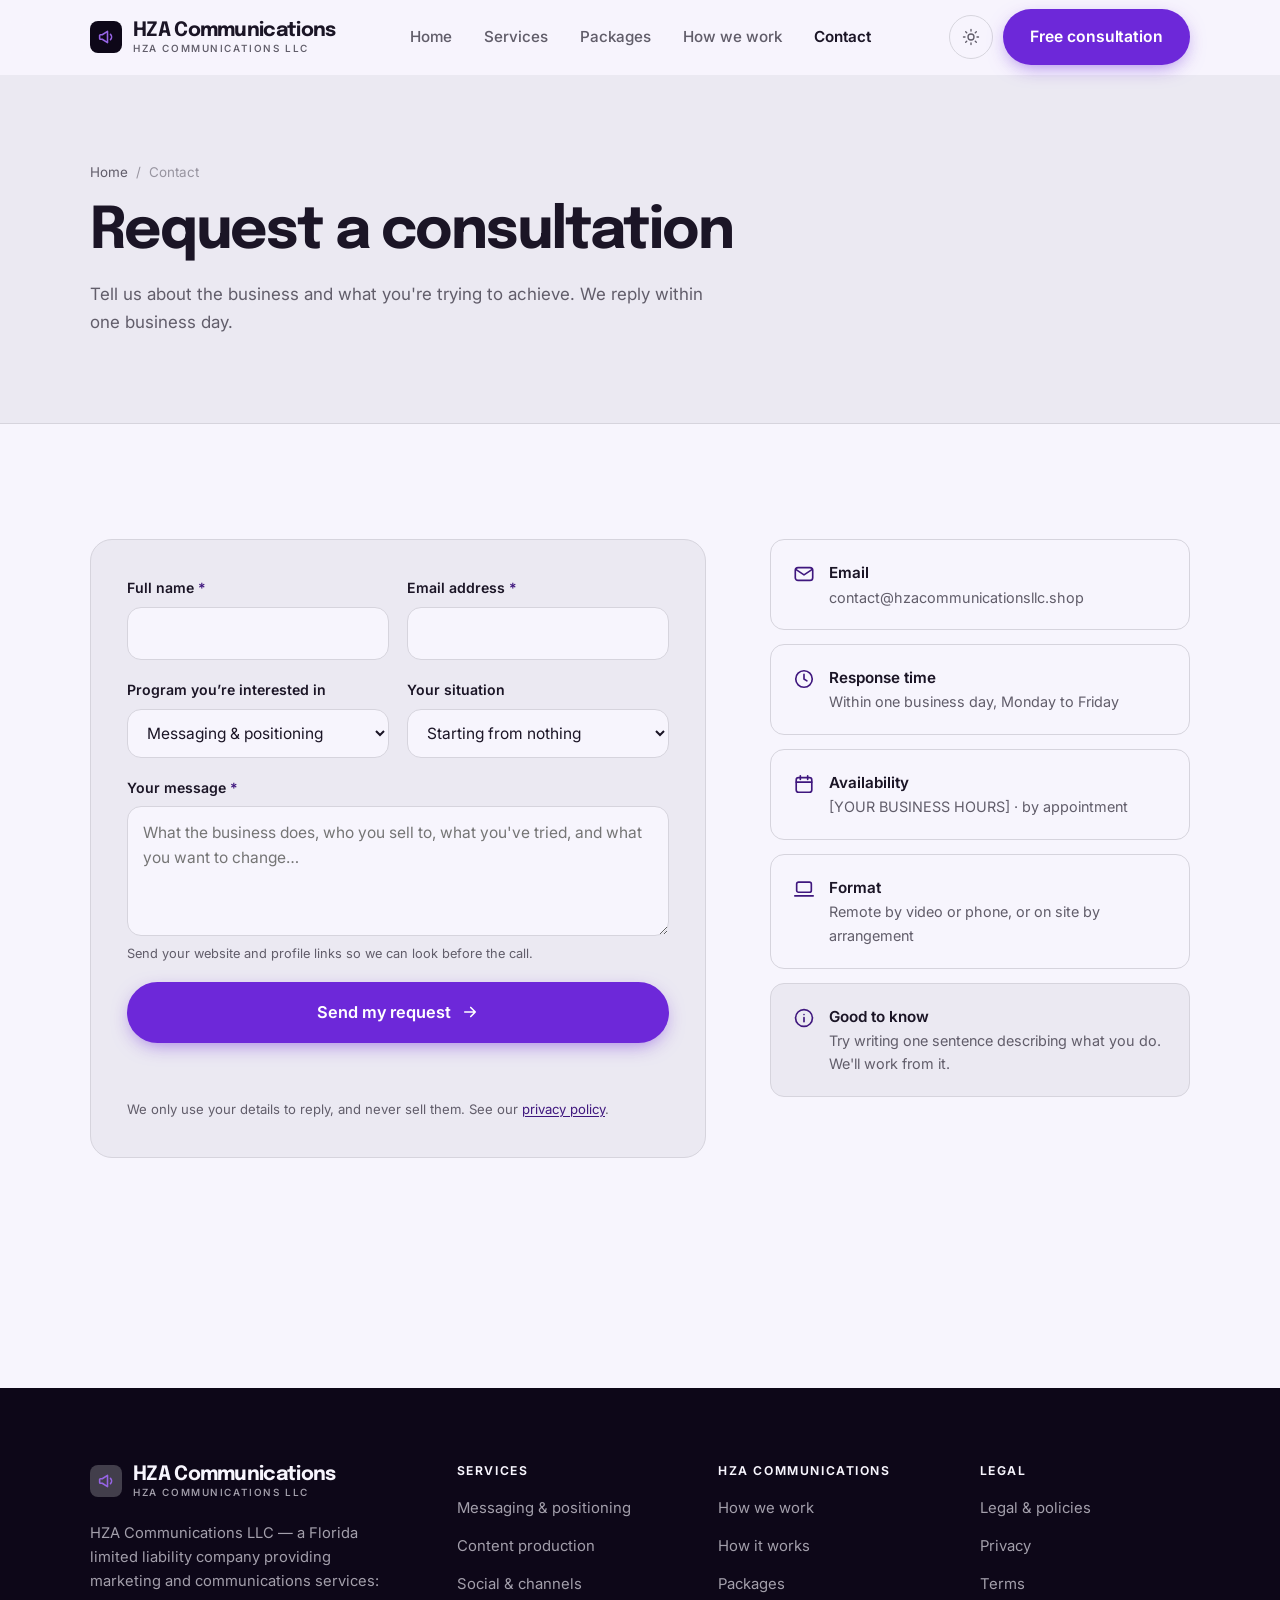
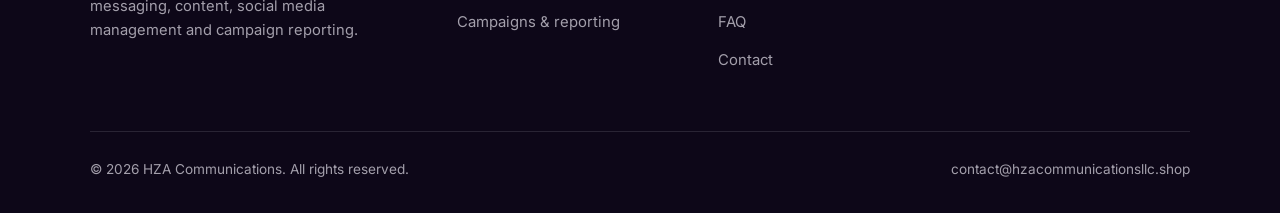
<file: contact.html>
<!DOCTYPE html>
<html lang="en" class="no-js">
<head>
<meta charset="utf-8">
<meta name="viewport" content="width=device-width, initial-scale=1">
<title>Contact — HZA Communications</title>
<meta name="description" content="Contact HZA Communications LLC. We reply within one business day.">
<link rel="canonical" href="https://hzacommunicationsllc.shop/contact.html">

<meta property="og:type" content="website">
<meta property="og:url" content="https://hzacommunicationsllc.shop/contact.html">
<meta property="og:site_name" content="HZA Communications">
<meta property="og:locale" content="en_US">
<meta property="og:title" content="Contact — HZA Communications">
<meta property="og:description" content="Contact HZA Communications LLC. We reply within one business day.">
<meta name="theme-color" content="#0d0718">

<link rel="icon" href="assets/img/favicon.svg" type="image/svg+xml">
<link rel="preconnect" href="https://fonts.googleapis.com">
<link rel="preconnect" href="https://fonts.gstatic.com" crossorigin>
<link rel="stylesheet" href="https://fonts.googleapis.com/css2?family=Epilogue:wght@400..700&family=Inter:wght@400..700&display=swap">
<link rel="stylesheet" href="assets/css/style.css">

<!-- Thème appliqué avant le premier rendu (évite le flash) -->
<script>
document.documentElement.classList.remove('no-js');
(function(){try{var t=localStorage.getItem('site-theme');if(t){document.documentElement.setAttribute('data-theme',t);}}catch(e){}})();
</script>
</head>

<body>
<a class="skip-link" href="#main">Skip to main content</a>

<header class="site-header">
  <nav class="wrap nav" aria-label="Main navigation">
    <a class="brand" href="index.html">
      <svg class="brand__mark" viewBox="0 0 64 64" aria-hidden="true">
        <rect class="bm-bg" width="64" height="64" rx="16"/>
        <g class="bm-ic" transform="translate(14 14) scale(1.5)" fill="none" stroke-width="2.1" stroke-linecap="round" stroke-linejoin="round"><path d="M3.5 10v4a1 1 0 0 0 1 1H7l7 4.5v-15L7 9H4.5a1 1 0 0 0-1 1zM18 8.5a5 5 0 0 1 0 7"/></g>
      </svg>
      <span>HZA Communications<span class="brand__sub">HZA Communications LLC</span></span>
    </a>

    <ul class="nav__links" id="nav-links">
      <li><a href="index.html">Home</a></li>
      <li><a href="programs.html">Services</a></li>
      <li><a href="index.html#pricing">Packages</a></li>
      <li><a href="about.html">How we work</a></li>
      <li><a href="contact.html" aria-current="page">Contact</a></li>
      <li><a class="btn btn--primary" href="contact.html">Free consultation</a></li>
    </ul>

    <div class="nav__cta">
      <button class="theme-toggle" type="button" aria-label="Switch to dark theme">
        <svg class="icon-sun" viewBox="0 0 24 24" fill="none" stroke="currentColor" stroke-width="1.8" stroke-linecap="round" aria-hidden="true"><circle cx="12" cy="12" r="4"/><path d="M12 2v2m0 16v2M2 12h2m16 0h2M4.9 4.9l1.4 1.4m11.4 11.4 1.4 1.4M19.1 4.9l-1.4 1.4M6.3 17.7l-1.4 1.4"/></svg>
        <svg class="icon-moon" viewBox="0 0 24 24" fill="none" stroke="currentColor" stroke-width="1.8" stroke-linecap="round" stroke-linejoin="round" aria-hidden="true"><path d="M21 12.8A9 9 0 1 1 11.2 3a7 7 0 0 0 9.8 9.8z"/></svg>
      </button>
      <a class="btn btn--primary" href="contact.html">Free consultation</a>
      <button class="nav__toggle" type="button" aria-expanded="false" aria-controls="nav-links" aria-label="Open menu">
        <svg class="icon-open" viewBox="0 0 24 24" fill="none" stroke="currentColor" stroke-width="2" stroke-linecap="round" aria-hidden="true"><path d="M3 6h18M3 12h18M3 18h18"/></svg>
        <svg class="icon-close" viewBox="0 0 24 24" fill="none" stroke="currentColor" stroke-width="2" stroke-linecap="round" aria-hidden="true"><path d="M6 6l12 12M18 6L6 18"/></svg>
      </button>
    </div>
  </nav>
</header>

<main id="main">

<section class="page-head">
  <div class="wrap">
    <nav class="breadcrumb" aria-label="Breadcrumb">
      <a href="index.html">Home</a><span>/</span><span aria-current="page">Contact</span>
    </nav>
    <h1>Request a consultation</h1>
    <p>Tell us about the business and what you're trying to achieve. We reply within one business day.</p>
  </div>
</section>

<section class="section wrap">
  <div class="form-layout">

    <!--
      FORM: the action attribute holds a placeholder id. Create a free form at
      https://formspree.io and replace VOTRE_ID_FORMSPREE. Until then, the button
      opens the visitor's email app with a pre-filled message to contact@hzacommunicationsllc.shop.
    -->
    <form class="form" id="contact-form" action="https://formspree.io/f/VOTRE_ID_FORMSPREE" method="POST"
          data-email="contact@hzacommunicationsllc.shop" data-subject="Consultation request"
          data-msg-mail="Your email app will open with the message ready to send." data-msg-sending="Sending…"
          data-msg-ok="Thanks! Your message is on its way. We reply within one business day." data-msg-err="Sending failed. Please email us directly at">
      <div class="form__row">
        <div class="field">
          <label for="nom">Full name <span class="req" aria-hidden="true">*</span></label>
          <input type="text" id="nom" name="nom" autocomplete="name" required>
        </div>
        <div class="field">
          <label for="email">Email address <span class="req" aria-hidden="true">*</span></label>
          <input type="email" id="email" name="email" autocomplete="email" required>
        </div>
      </div>

      <div class="form__row">
        <div class="field">
          <label for="programme">Program you’re interested in</label>
          <select id="programme" name="programme">
            <option>Messaging &amp; positioning</option>
            <option>Content production</option>
            <option>Social &amp; channels</option>
            <option>Campaigns &amp; reporting</option>
            <option>Not sure yet</option>
          </select>
        </div>
        <div class="field">
          <label for="niveau">Your situation</label>
          <select id="niveau" name="niveau">
            <option>Starting from nothing</option>
            <option>Website needs rewriting</option>
            <option>Channels, no consistency</option>
            <option>Running campaigns already</option>
          </select>
        </div>
      </div>

      <div class="field">
        <label for="message">Your message <span class="req" aria-hidden="true">*</span></label>
        <textarea id="message" name="message" required placeholder="What the business does, who you sell to, what you've tried, and what you want to change…"></textarea>
        <span class="field__hint">Send your website and profile links so we can look before the call.</span>
      </div>

      <!-- Bot trap: hidden from humans -->
      <div class="visually-hidden" aria-hidden="true">
        <label for="site-web">Leave this field empty</label>
        <input type="text" id="site-web" name="_gotcha" tabindex="-1" autocomplete="off">
      </div>

      <button class="btn btn--primary btn--lg" type="submit">Send my request <svg viewBox="0 0 24 24" fill="none" stroke="currentColor" stroke-width="2.2" stroke-linecap="round" stroke-linejoin="round" aria-hidden="true"><path d="M5 12h14M13 6l6 6-6 6"/></svg></button>

      <p id="form-status" class="form__status" role="status" aria-live="polite"></p>

      <p class="form__note">
        We only use your details to reply, and never sell them. See our <a href="legal.html#privacy">privacy policy</a>.
      </p>
    </form>

    <aside class="contact-aside">
      <div class="contact-card">
        <svg viewBox="0 0 24 24" fill="none" stroke="currentColor" stroke-width="1.8" stroke-linecap="round" stroke-linejoin="round" aria-hidden="true"><rect x="2.5" y="5" width="19" height="14" rx="3"/><path d="M3 7l9 6 9-6"/></svg>
        <div><b>Email</b><a href="mailto:contact@hzacommunicationsllc.shop">contact@hzacommunicationsllc.shop</a></div>
      </div>
      <div class="contact-card">
        <svg viewBox="0 0 24 24" fill="none" stroke="currentColor" stroke-width="1.8" stroke-linecap="round" stroke-linejoin="round" aria-hidden="true"><circle cx="12" cy="12" r="9"/><path d="M12 7v5l3.2 2"/></svg>
        <div><b>Response time</b><span>Within one business day, Monday to Friday</span></div>
      </div>
      <div class="contact-card">
        <svg viewBox="0 0 24 24" fill="none" stroke="currentColor" stroke-width="1.8" stroke-linecap="round" stroke-linejoin="round" aria-hidden="true"><rect x="3.5" y="5" width="17" height="16" rx="2.5"/><path d="M8 3v4M16 3v4M3.5 10h17"/></svg>
        <div><b>Availability</b><span>[YOUR BUSINESS HOURS] · by appointment</span></div>
      </div>
      <div class="contact-card">
        <svg viewBox="0 0 24 24" fill="none" stroke="currentColor" stroke-width="1.8" stroke-linecap="round" stroke-linejoin="round" aria-hidden="true"><rect x="4" y="4.5" width="16" height="11" rx="2"/><path d="M2 19.5h20"/></svg>
        <div><b>Format</b><span>Remote by video or phone, or on site by arrangement</span></div>
      </div>
      <div class="contact-card contact-card--soft">
        <svg viewBox="0 0 24 24" fill="none" stroke="currentColor" stroke-width="1.8" stroke-linecap="round" stroke-linejoin="round" aria-hidden="true"><circle cx="12" cy="12" r="9.2"/><path d="M12 16v-4.5M12 8.2v.1"/></svg>
        <div><b>Good to know</b><span>Try writing one sentence describing what you do. We'll work from it.</span></div>
      </div>
    </aside>

  </div>
</section>

</main>

<footer class="site-footer">
  <div class="wrap">
    <div class="footer__grid">
      <div class="footer__brand">
        <a class="brand" href="index.html">
          <svg class="brand__mark" viewBox="0 0 64 64" aria-hidden="true">
        <rect class="bm-bg" width="64" height="64" rx="16"/>
        <g class="bm-ic" transform="translate(14 14) scale(1.5)" fill="none" stroke-width="2.1" stroke-linecap="round" stroke-linejoin="round"><path d="M3.5 10v4a1 1 0 0 0 1 1H7l7 4.5v-15L7 9H4.5a1 1 0 0 0-1 1zM18 8.5a5 5 0 0 1 0 7"/></g>
      </svg>
          <span>HZA Communications<span class="brand__sub">HZA Communications LLC</span></span>
        </a>
        <p>HZA Communications LLC — a Florida limited liability company providing marketing and communications services: messaging, content, social media management and campaign reporting.</p>
      </div>

      <div class="footer__col">
        <h4>Services</h4>
        <ul>
          <li><a href="programs.html#messaging">Messaging &amp; positioning</a></li>
          <li><a href="programs.html#content">Content production</a></li>
          <li><a href="programs.html#social">Social &amp; channels</a></li>
          <li><a href="programs.html#reporting">Campaigns &amp; reporting</a></li>
        </ul>
      </div>

      <div class="footer__col">
        <h4>HZA Communications</h4>
        <ul>
          <li><a href="about.html">How we work</a></li>
          <li><a href="index.html#how-it-works">How it works</a></li>
          <li><a href="index.html#pricing">Packages</a></li>
          <li><a href="index.html#faq">FAQ</a></li>
          <li><a href="contact.html">Contact</a></li>
        </ul>
      </div>

      <div class="footer__col">
        <h4>Legal</h4>
        <ul>
          <li><a href="legal.html">Legal &amp; policies</a></li>
          <li><a href="legal.html#privacy">Privacy</a></li>
          <li><a href="legal.html#terms">Terms</a></li>
        </ul>
      </div>
    </div>

    <div class="footer__bottom">
      <p>© <span data-year>2026</span> HZA Communications. All rights reserved.</p>
      <p><a href="mailto:contact@hzacommunicationsllc.shop">contact@hzacommunicationsllc.shop</a></p>
    </div>
  </div>
</footer>

<script src="assets/js/main.js" defer></script>
</body>
</html>
</file>
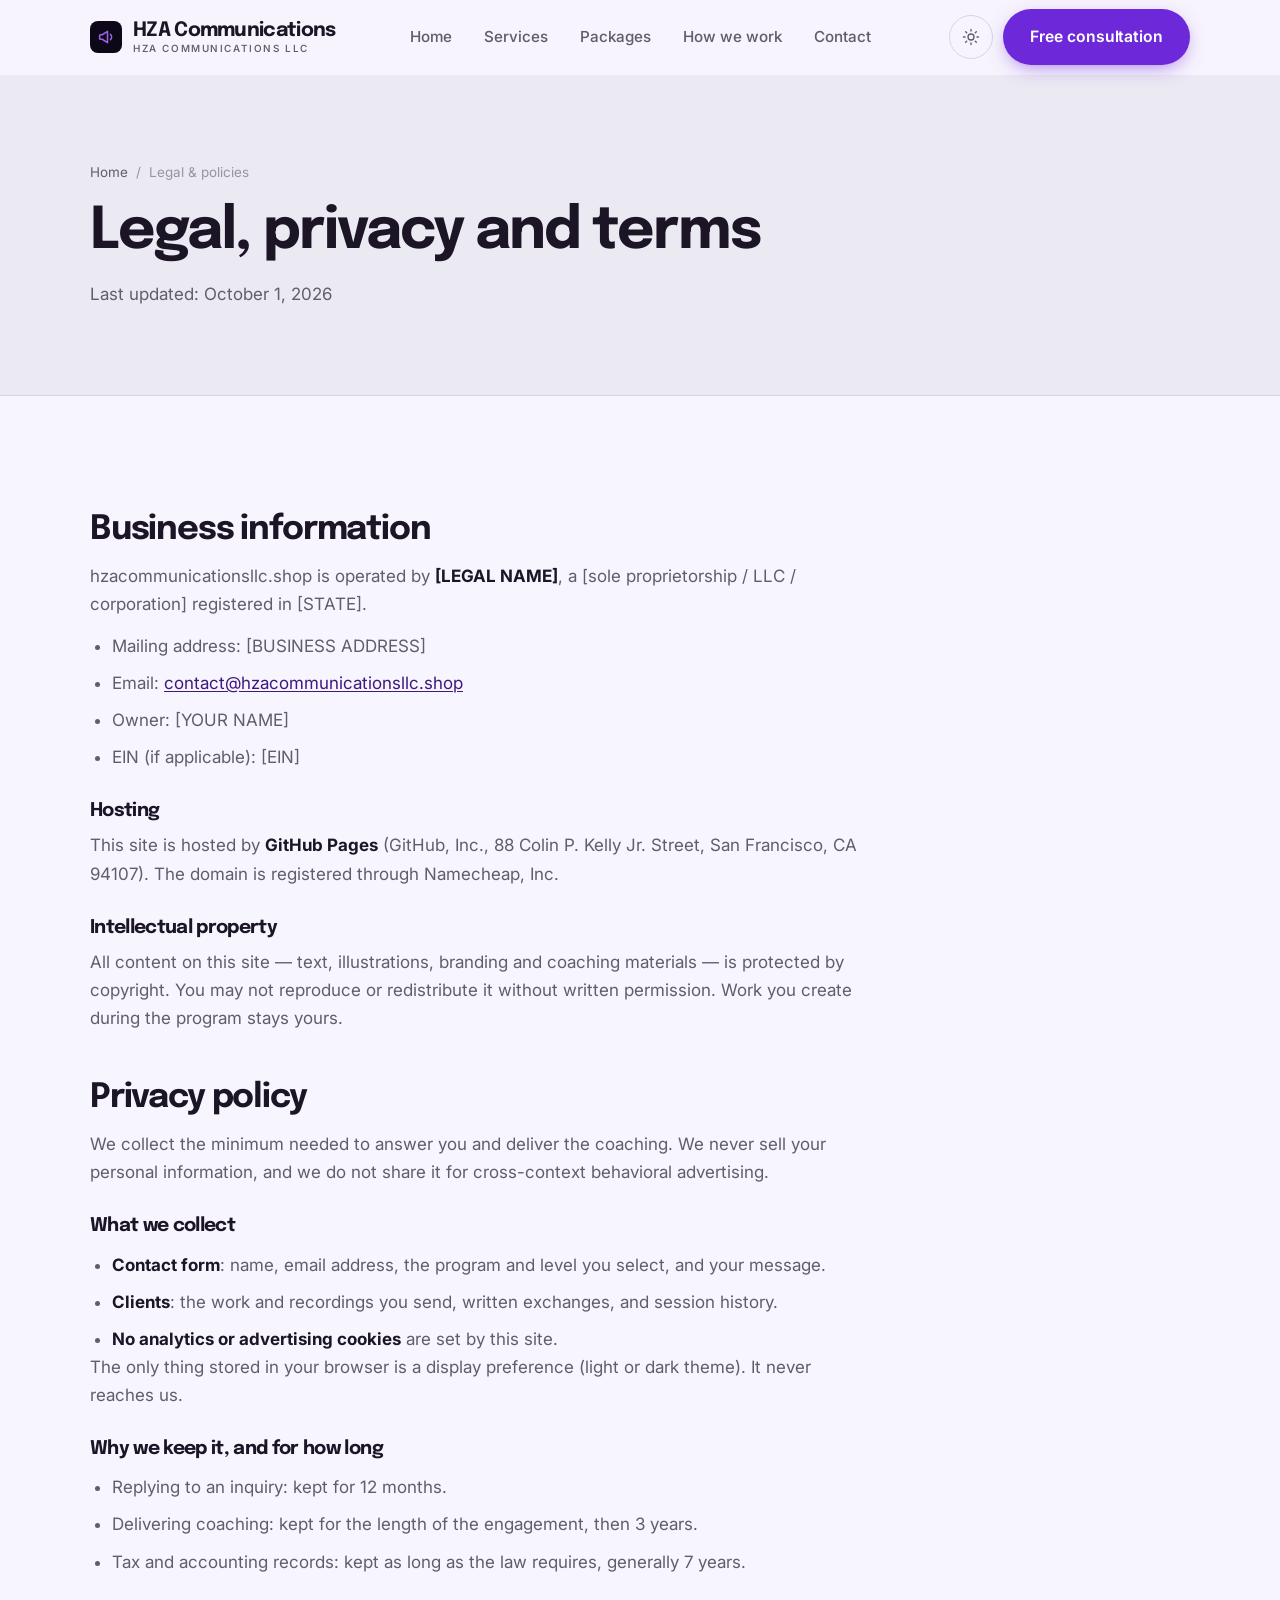
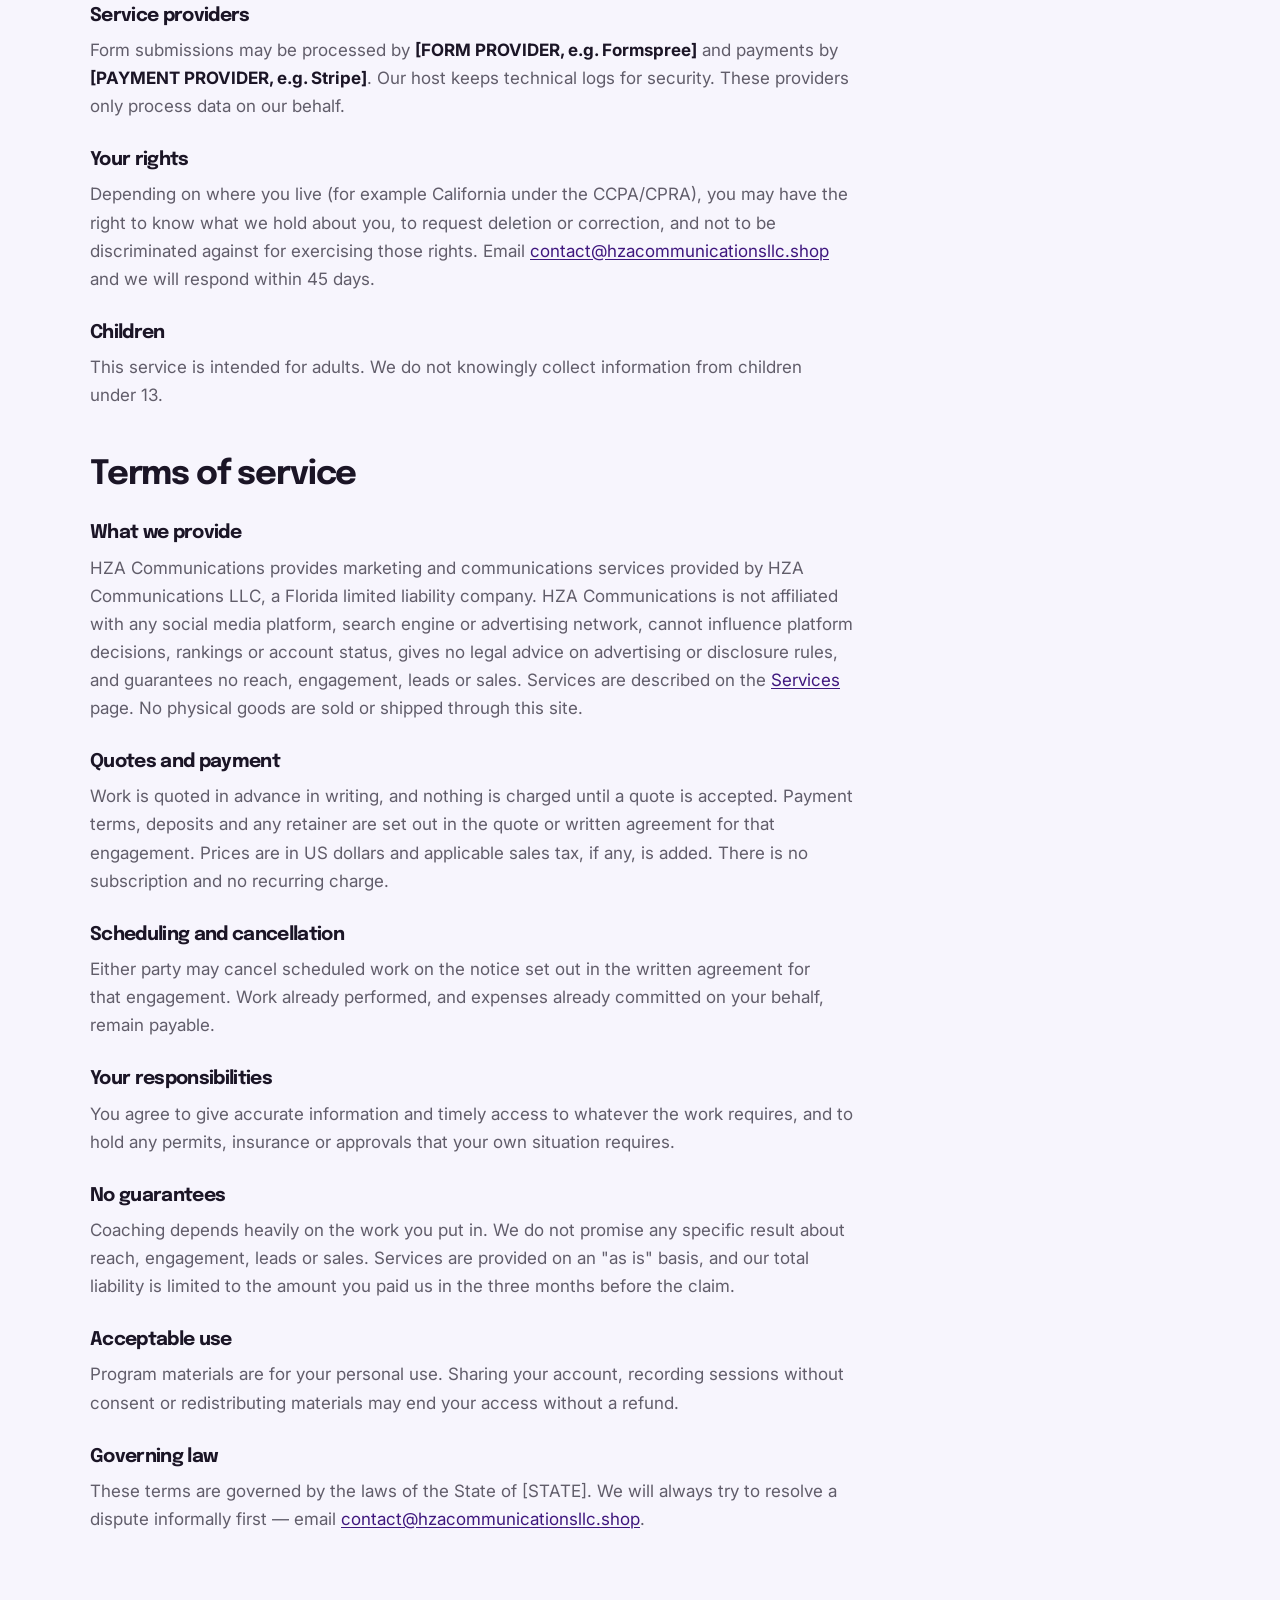
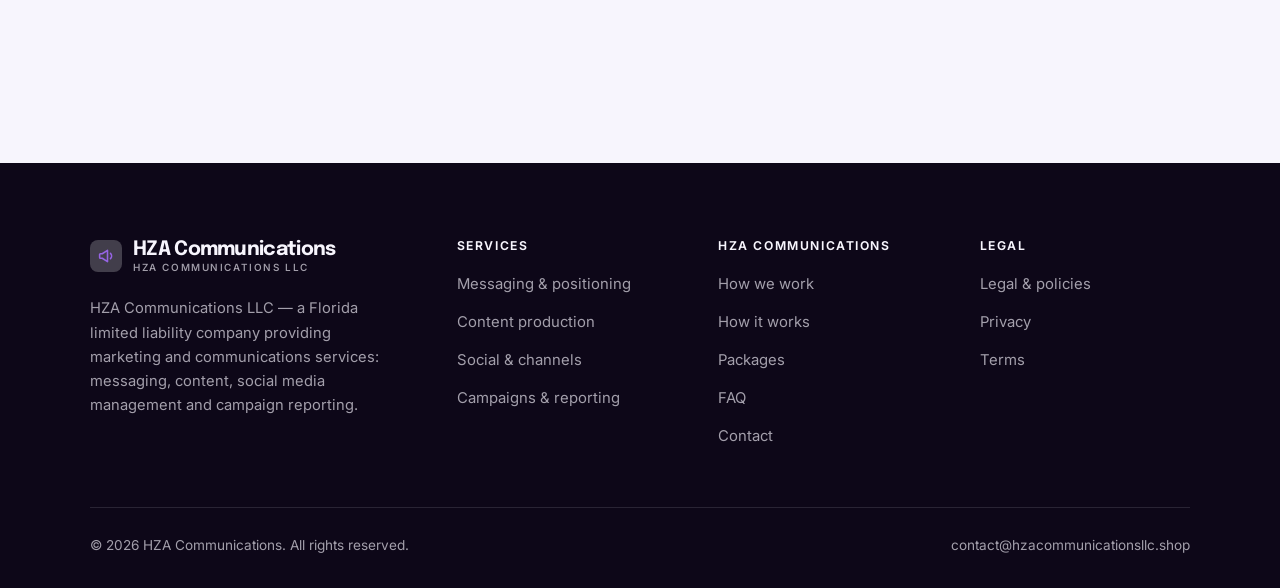
<file: legal.html>
<!DOCTYPE html>
<html lang="en" class="no-js">
<head>
<meta charset="utf-8">
<meta name="viewport" content="width=device-width, initial-scale=1">
<title>Legal, privacy and terms — HZA Communications</title>
<meta name="description" content="Business information, privacy policy and terms of service for HZA Communications.">
<meta name="robots" content="noindex">

<meta property="og:type" content="website">
<meta property="og:url" content="https://hzacommunicationsllc.shop/legal.html">
<meta property="og:site_name" content="HZA Communications">
<meta property="og:locale" content="en_US">
<meta property="og:title" content="Legal, privacy and terms — HZA Communications">
<meta property="og:description" content="Business information, privacy policy and terms of service for HZA Communications.">
<meta name="theme-color" content="#0d0718">

<link rel="icon" href="assets/img/favicon.svg" type="image/svg+xml">
<link rel="preconnect" href="https://fonts.googleapis.com">
<link rel="preconnect" href="https://fonts.gstatic.com" crossorigin>
<link rel="stylesheet" href="https://fonts.googleapis.com/css2?family=Epilogue:wght@400..700&family=Inter:wght@400..700&display=swap">
<link rel="stylesheet" href="assets/css/style.css">

<!-- Thème appliqué avant le premier rendu (évite le flash) -->
<script>
document.documentElement.classList.remove('no-js');
(function(){try{var t=localStorage.getItem('site-theme');if(t){document.documentElement.setAttribute('data-theme',t);}}catch(e){}})();
</script>
</head>

<body>
<a class="skip-link" href="#main">Skip to main content</a>

<header class="site-header">
  <nav class="wrap nav" aria-label="Main navigation">
    <a class="brand" href="index.html">
      <svg class="brand__mark" viewBox="0 0 64 64" aria-hidden="true">
        <rect class="bm-bg" width="64" height="64" rx="16"/>
        <g class="bm-ic" transform="translate(14 14) scale(1.5)" fill="none" stroke-width="2.1" stroke-linecap="round" stroke-linejoin="round"><path d="M3.5 10v4a1 1 0 0 0 1 1H7l7 4.5v-15L7 9H4.5a1 1 0 0 0-1 1zM18 8.5a5 5 0 0 1 0 7"/></g>
      </svg>
      <span>HZA Communications<span class="brand__sub">HZA Communications LLC</span></span>
    </a>

    <ul class="nav__links" id="nav-links">
      <li><a href="index.html">Home</a></li>
      <li><a href="programs.html">Services</a></li>
      <li><a href="index.html#pricing">Packages</a></li>
      <li><a href="about.html">How we work</a></li>
      <li><a href="contact.html">Contact</a></li>
      <li><a class="btn btn--primary" href="contact.html">Free consultation</a></li>
    </ul>

    <div class="nav__cta">
      <button class="theme-toggle" type="button" aria-label="Switch to dark theme">
        <svg class="icon-sun" viewBox="0 0 24 24" fill="none" stroke="currentColor" stroke-width="1.8" stroke-linecap="round" aria-hidden="true"><circle cx="12" cy="12" r="4"/><path d="M12 2v2m0 16v2M2 12h2m16 0h2M4.9 4.9l1.4 1.4m11.4 11.4 1.4 1.4M19.1 4.9l-1.4 1.4M6.3 17.7l-1.4 1.4"/></svg>
        <svg class="icon-moon" viewBox="0 0 24 24" fill="none" stroke="currentColor" stroke-width="1.8" stroke-linecap="round" stroke-linejoin="round" aria-hidden="true"><path d="M21 12.8A9 9 0 1 1 11.2 3a7 7 0 0 0 9.8 9.8z"/></svg>
      </button>
      <a class="btn btn--primary" href="contact.html">Free consultation</a>
      <button class="nav__toggle" type="button" aria-expanded="false" aria-controls="nav-links" aria-label="Open menu">
        <svg class="icon-open" viewBox="0 0 24 24" fill="none" stroke="currentColor" stroke-width="2" stroke-linecap="round" aria-hidden="true"><path d="M3 6h18M3 12h18M3 18h18"/></svg>
        <svg class="icon-close" viewBox="0 0 24 24" fill="none" stroke="currentColor" stroke-width="2" stroke-linecap="round" aria-hidden="true"><path d="M6 6l12 12M18 6L6 18"/></svg>
      </button>
    </div>
  </nav>
</header>

<main id="main">

<section class="page-head">
  <div class="wrap">
    <nav class="breadcrumb" aria-label="Breadcrumb">
      <a href="index.html">Home</a><span>/</span><span aria-current="page">Legal &amp; policies</span>
    </nav>
    <h1>Legal, privacy and terms</h1>
    <p>Last updated: <time datetime="2026-10-01">October 1, 2026</time></p>
  </div>
</section>

<section class="section wrap">
  <div class="prose">

    <!--
      TO DO: this is a skeleton, not legal advice. Replace every [BRACKET] with
      your real details before selling, and have a lawyer review it if you can.
      Consumer protection rules differ by state.
    -->

    <h2 id="business">Business information</h2>
    <p>
      hzacommunicationsllc.shop is operated by <strong>[LEGAL NAME]</strong>, a [sole proprietorship / LLC / corporation]
      registered in [STATE].
    </p>
    <ul>
      <li>Mailing address: [BUSINESS ADDRESS]</li>
      <li>Email: <a href="mailto:contact@hzacommunicationsllc.shop">contact@hzacommunicationsllc.shop</a></li>
      <li>Owner: [YOUR NAME]</li>
      <li>EIN (if applicable): [EIN]</li>
    </ul>

    <h3>Hosting</h3>
    <p>
      This site is hosted by <strong>GitHub Pages</strong> (GitHub, Inc., 88 Colin P. Kelly Jr. Street,
      San Francisco, CA 94107). The domain is registered through Namecheap, Inc.
    </p>

    <h3>Intellectual property</h3>
    <p>
      All content on this site — text, illustrations, branding and coaching materials — is protected by
      copyright. You may not reproduce or redistribute it without written permission. Work you create during
      the program stays yours.
    </p>

    <h2 id="privacy">Privacy policy</h2>
    <p>
      We collect the minimum needed to answer you and deliver the coaching. We never sell your personal
      information, and we do not share it for cross-context behavioral advertising.
    </p>
    <h3>What we collect</h3>
    <ul>
      <li><strong>Contact form</strong>: name, email address, the program and level you select, and your message.</li>
      <li><strong>Clients</strong>: the work and recordings you send, written exchanges, and session history.</li>
      <li><strong>No analytics or advertising cookies</strong> are set by this site.</li>
    </ul>
    <p>
      The only thing stored in your browser is a display preference (light or dark theme). It never reaches us.
    </p>
    <h3>Why we keep it, and for how long</h3>
    <ul>
      <li>Replying to an inquiry: kept for 12 months.</li>
      <li>Delivering coaching: kept for the length of the engagement, then 3 years.</li>
      <li>Tax and accounting records: kept as long as the law requires, generally 7 years.</li>
    </ul>
    <h3>Service providers</h3>
    <p>
      Form submissions may be processed by <strong>[FORM PROVIDER, e.g. Formspree]</strong> and payments by
      <strong>[PAYMENT PROVIDER, e.g. Stripe]</strong>. Our host keeps technical logs for security. These
      providers only process data on our behalf.
    </p>
    <h3>Your rights</h3>
    <p>
      Depending on where you live (for example California under the CCPA/CPRA), you may have the right to
      know what we hold about you, to request deletion or correction, and not to be discriminated against for
      exercising those rights. Email <a href="mailto:contact@hzacommunicationsllc.shop">contact@hzacommunicationsllc.shop</a> and we will respond within 45 days.
    </p>
    <h3>Children</h3>
    <p>
      This service is intended for adults. We do not knowingly collect information from children under 13.
    </p>

    <h2 id="terms">Terms of service</h2>
    <h3>What we provide</h3>
    <p>
      HZA Communications provides marketing and communications services provided by HZA Communications LLC, a Florida limited liability company. HZA Communications is not affiliated with any social media platform, search engine or advertising network, cannot influence platform decisions, rankings or account status, gives no legal advice on advertising or disclosure rules, and guarantees no reach, engagement, leads or sales. Services are described on the
      <a href="programs.html">Services</a> page. No physical goods are sold or shipped through this site.
    </p>
    <h3>Quotes and payment</h3>
    <p>
      Work is quoted in advance in writing, and nothing is charged until a quote is accepted. Payment terms,
      deposits and any retainer are set out in the quote or written agreement for that engagement. Prices are in
      US dollars and applicable sales tax, if any, is added. There is no subscription and no recurring charge.
    </p>
    <h3>Scheduling and cancellation</h3>
    <p>
      Either party may cancel scheduled work on the notice set out in the written agreement for that engagement.
      Work already performed, and expenses already committed on your behalf, remain payable.
    </p>
    <h3>Your responsibilities</h3>
    <p>
      You agree to give accurate information and timely access to whatever the work requires, and to hold any
      permits, insurance or approvals that your own situation requires.
    </p>

    <h3>No guarantees</h3>
    <p>
      Coaching depends heavily on the work you put in. We do not promise any specific result
      about reach, engagement, leads or sales. Services are provided on an "as is" basis, and our total
      liability is limited to the amount you paid us in the three months before the claim.
    </p>
    <h3>Acceptable use</h3>
    <p>
      Program materials are for your personal use. Sharing your account, recording sessions without consent
      or redistributing materials may end your access without a refund.
    </p>
    <h3>Governing law</h3>
    <p>
      These terms are governed by the laws of the State of [STATE]. We will always try to resolve a dispute
      informally first — email <a href="mailto:contact@hzacommunicationsllc.shop">contact@hzacommunicationsllc.shop</a>.
    </p>

  </div>
</section>

</main>

<footer class="site-footer">
  <div class="wrap">
    <div class="footer__grid">
      <div class="footer__brand">
        <a class="brand" href="index.html">
          <svg class="brand__mark" viewBox="0 0 64 64" aria-hidden="true">
        <rect class="bm-bg" width="64" height="64" rx="16"/>
        <g class="bm-ic" transform="translate(14 14) scale(1.5)" fill="none" stroke-width="2.1" stroke-linecap="round" stroke-linejoin="round"><path d="M3.5 10v4a1 1 0 0 0 1 1H7l7 4.5v-15L7 9H4.5a1 1 0 0 0-1 1zM18 8.5a5 5 0 0 1 0 7"/></g>
      </svg>
          <span>HZA Communications<span class="brand__sub">HZA Communications LLC</span></span>
        </a>
        <p>HZA Communications LLC — a Florida limited liability company providing marketing and communications services: messaging, content, social media management and campaign reporting.</p>
      </div>

      <div class="footer__col">
        <h4>Services</h4>
        <ul>
          <li><a href="programs.html#messaging">Messaging &amp; positioning</a></li>
          <li><a href="programs.html#content">Content production</a></li>
          <li><a href="programs.html#social">Social &amp; channels</a></li>
          <li><a href="programs.html#reporting">Campaigns &amp; reporting</a></li>
        </ul>
      </div>

      <div class="footer__col">
        <h4>HZA Communications</h4>
        <ul>
          <li><a href="about.html">How we work</a></li>
          <li><a href="index.html#how-it-works">How it works</a></li>
          <li><a href="index.html#pricing">Packages</a></li>
          <li><a href="index.html#faq">FAQ</a></li>
          <li><a href="contact.html">Contact</a></li>
        </ul>
      </div>

      <div class="footer__col">
        <h4>Legal</h4>
        <ul>
          <li><a href="legal.html">Legal &amp; policies</a></li>
          <li><a href="legal.html#privacy">Privacy</a></li>
          <li><a href="legal.html#terms">Terms</a></li>
        </ul>
      </div>
    </div>

    <div class="footer__bottom">
      <p>© <span data-year>2026</span> HZA Communications. All rights reserved.</p>
      <p><a href="mailto:contact@hzacommunicationsllc.shop">contact@hzacommunicationsllc.shop</a></p>
    </div>
  </div>
</footer>

<script src="assets/js/main.js" defer></script>
</body>
</html>
</file>
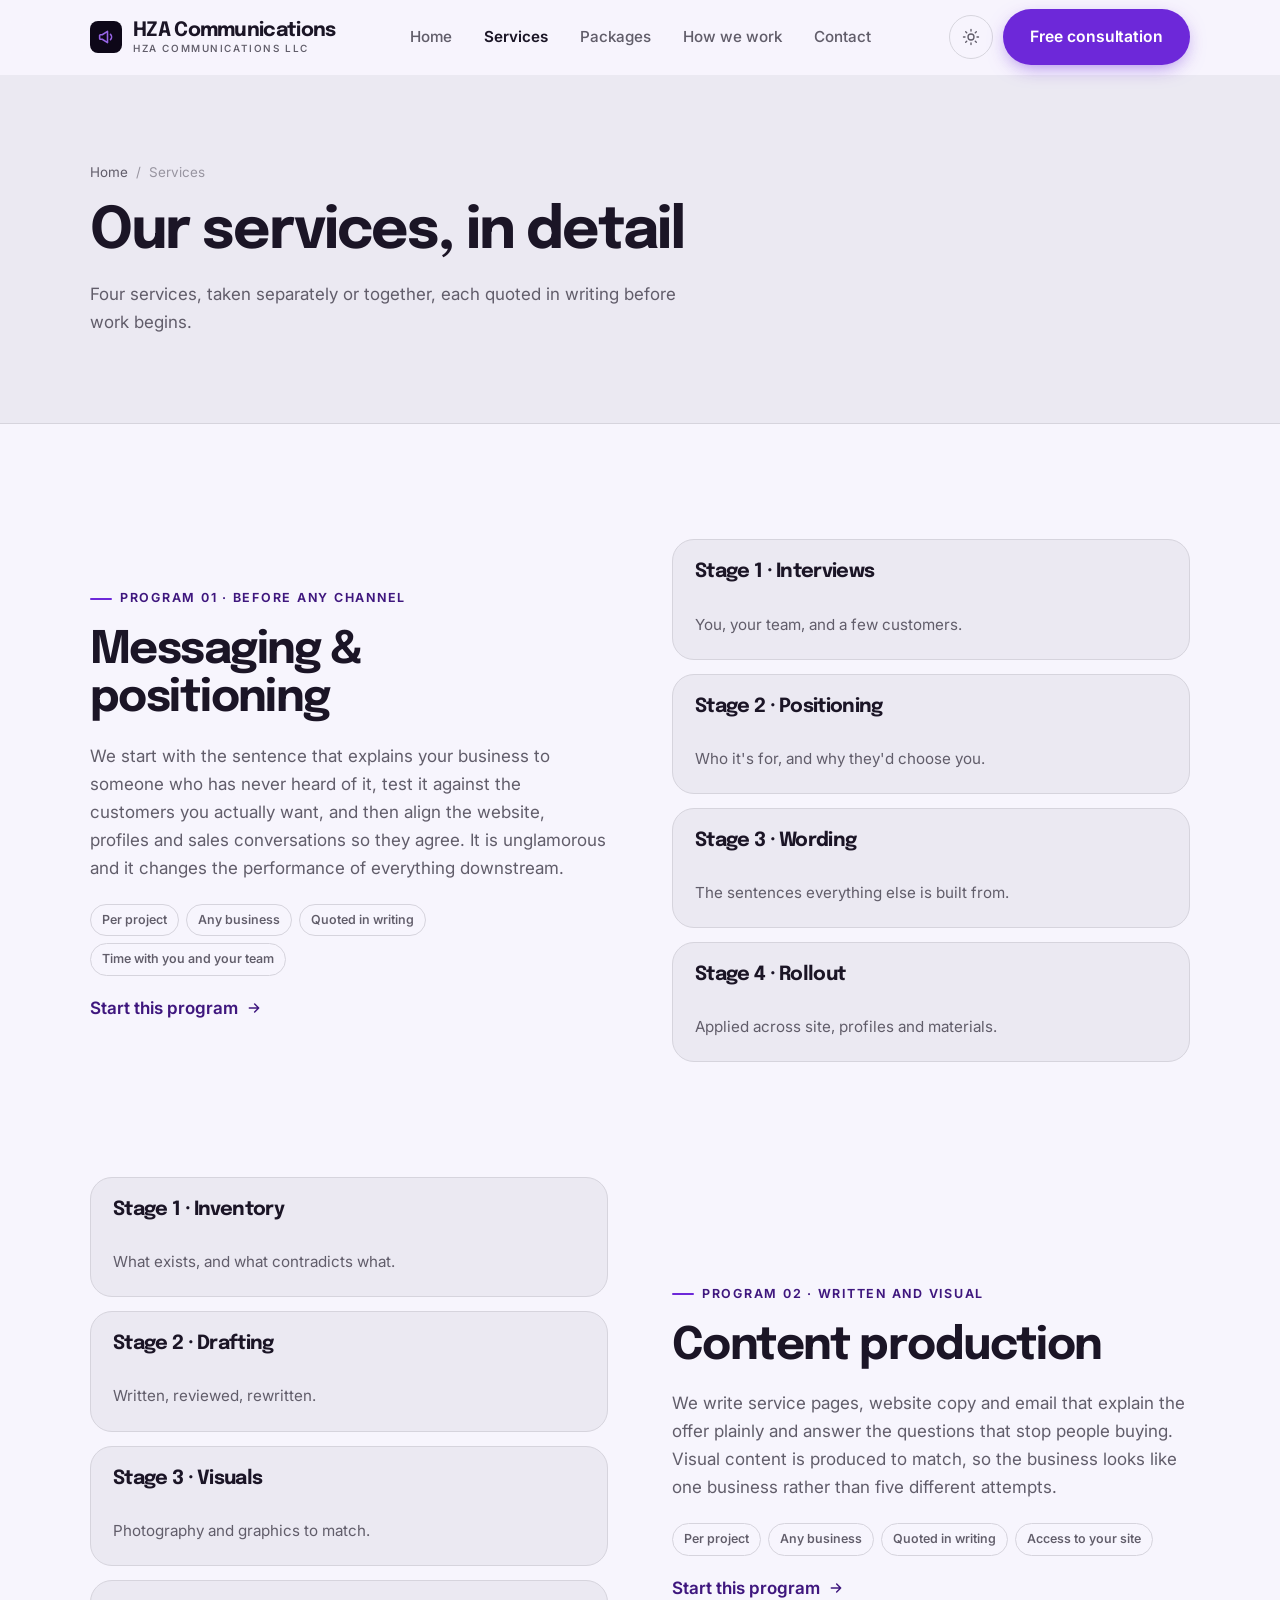
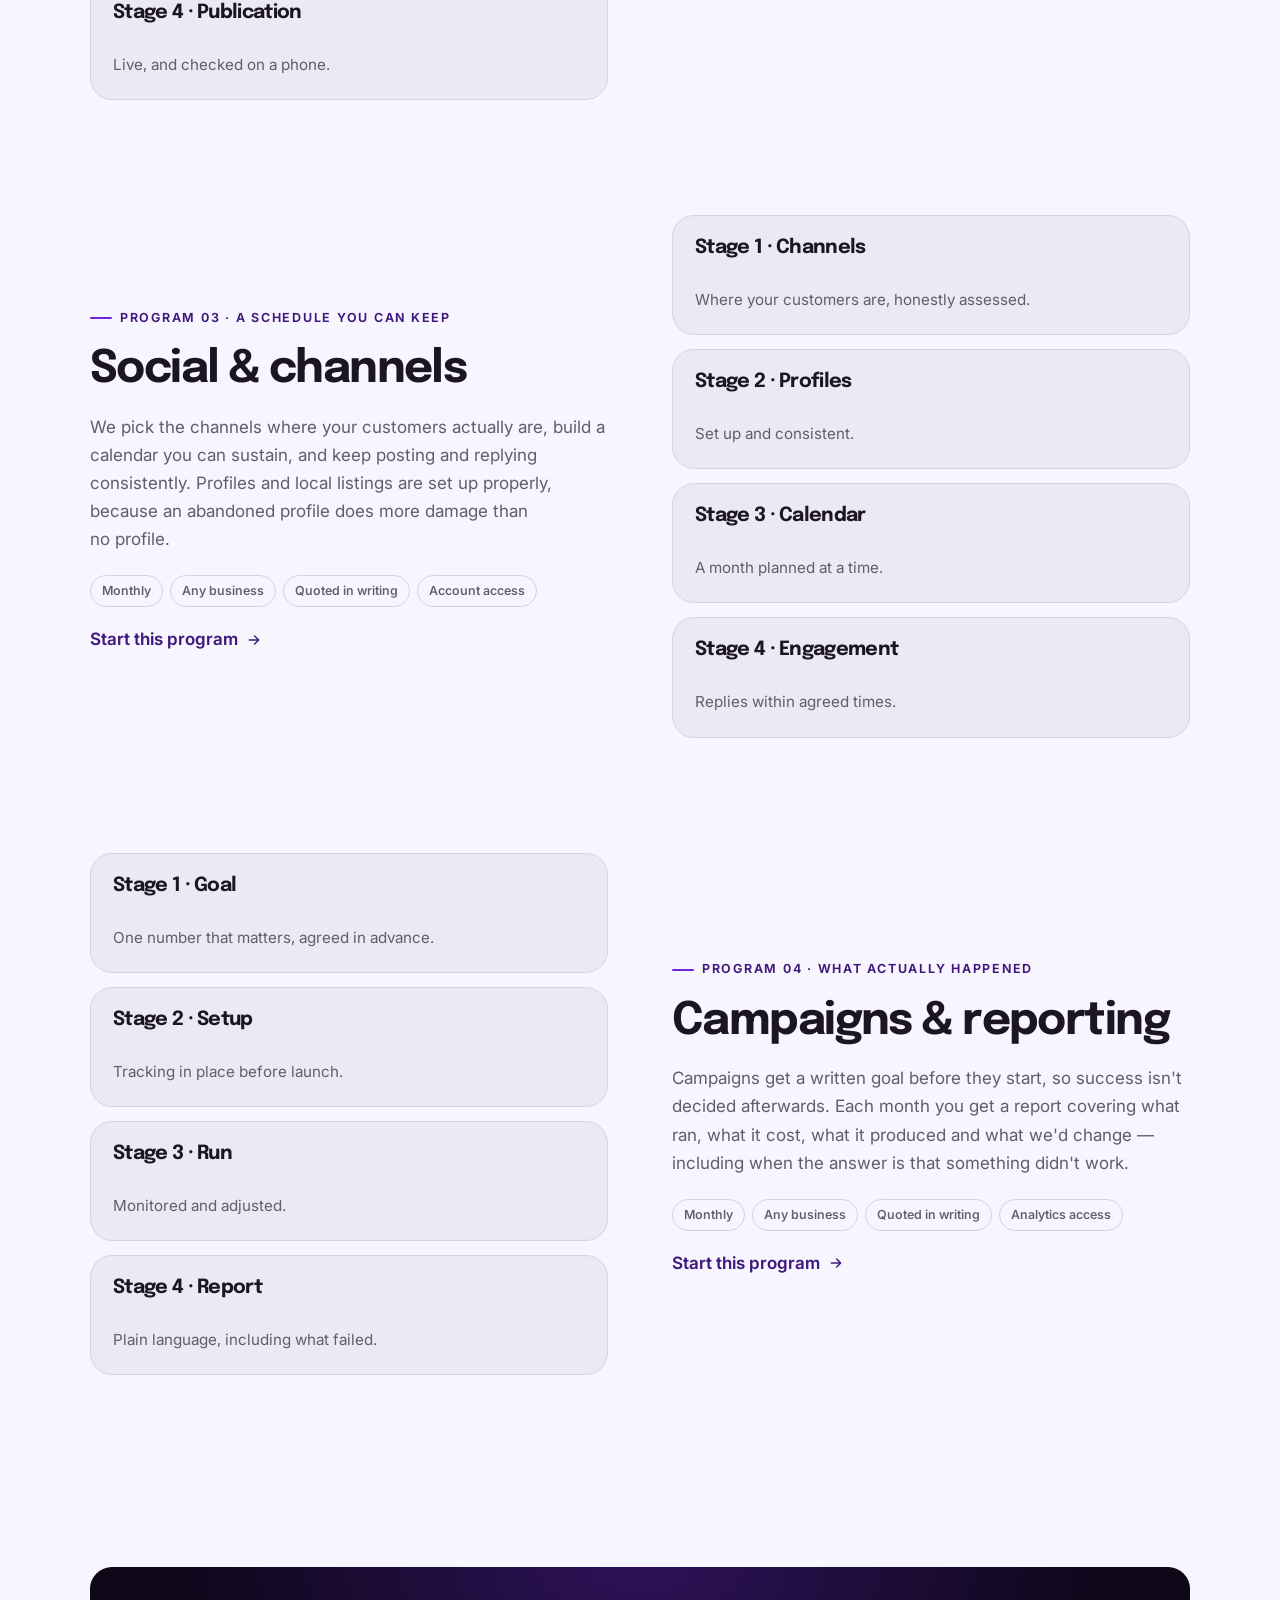
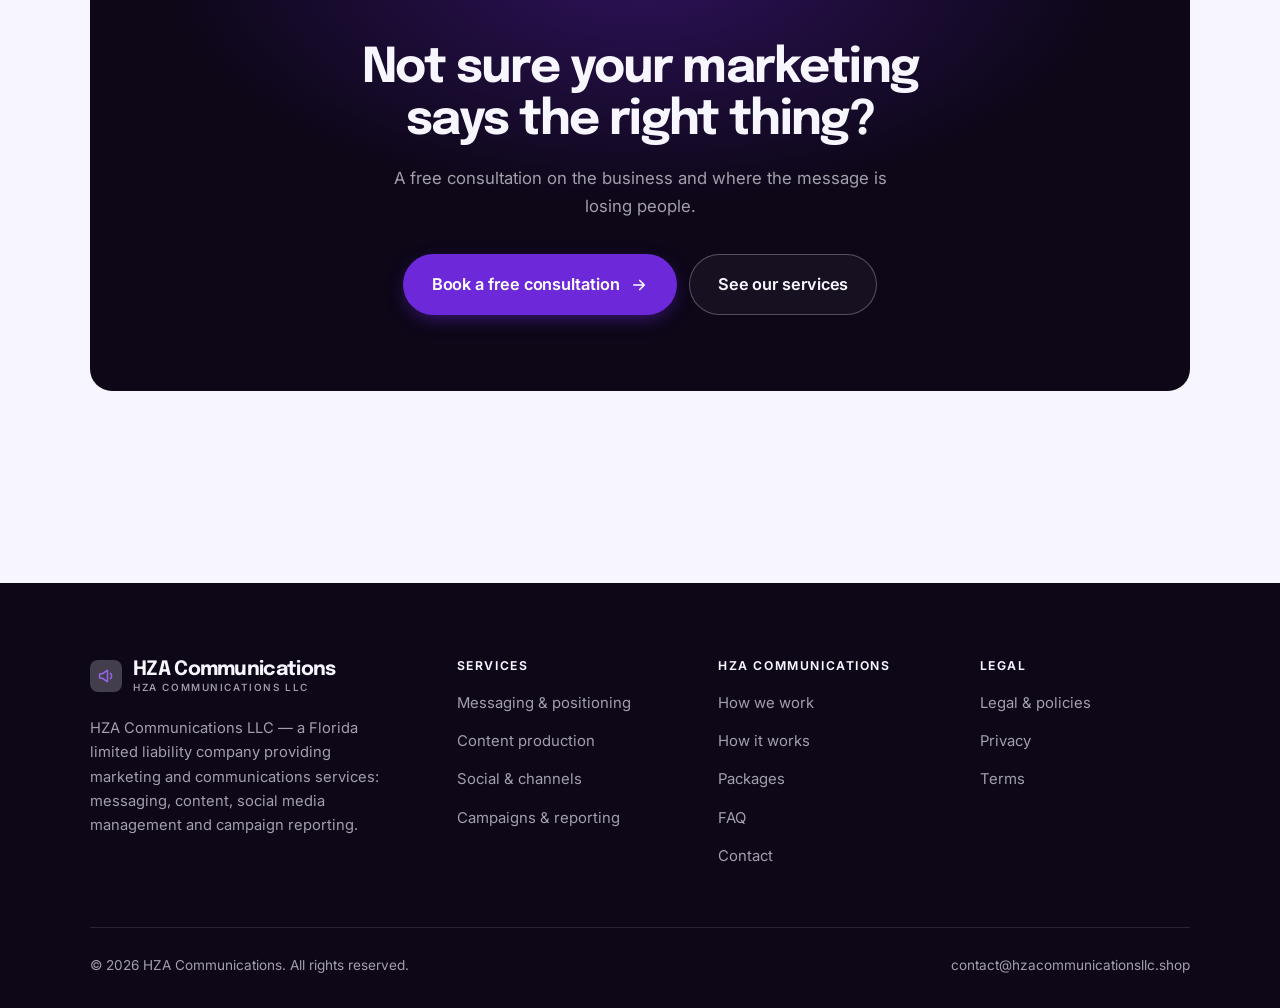
<file: programs.html>
<!DOCTYPE html>
<html lang="en" class="no-js">
<head>
<meta charset="utf-8">
<meta name="viewport" content="width=device-width, initial-scale=1">
<title>Services — HZA Communications</title>
<meta name="description" content="Services of HZA Communications LLC: messaging and positioning, content production, social and channels, campaigns and reporting.">
<link rel="canonical" href="https://hzacommunicationsllc.shop/programs.html">

<meta property="og:type" content="website">
<meta property="og:url" content="https://hzacommunicationsllc.shop/programs.html">
<meta property="og:site_name" content="HZA Communications">
<meta property="og:locale" content="en_US">
<meta property="og:title" content="Services — HZA Communications">
<meta property="og:description" content="Services of HZA Communications LLC: messaging and positioning, content production, social and channels, campaigns and reporting.">
<meta name="theme-color" content="#0d0718">

<link rel="icon" href="assets/img/favicon.svg" type="image/svg+xml">
<link rel="preconnect" href="https://fonts.googleapis.com">
<link rel="preconnect" href="https://fonts.gstatic.com" crossorigin>
<link rel="stylesheet" href="https://fonts.googleapis.com/css2?family=Epilogue:wght@400..700&family=Inter:wght@400..700&display=swap">
<link rel="stylesheet" href="assets/css/style.css">

<!-- Thème appliqué avant le premier rendu (évite le flash) -->
<script>
document.documentElement.classList.remove('no-js');
(function(){try{var t=localStorage.getItem('site-theme');if(t){document.documentElement.setAttribute('data-theme',t);}}catch(e){}})();
</script>
</head>

<body>
<a class="skip-link" href="#main">Skip to main content</a>

<header class="site-header">
  <nav class="wrap nav" aria-label="Main navigation">
    <a class="brand" href="index.html">
      <svg class="brand__mark" viewBox="0 0 64 64" aria-hidden="true">
        <rect class="bm-bg" width="64" height="64" rx="16"/>
        <g class="bm-ic" transform="translate(14 14) scale(1.5)" fill="none" stroke-width="2.1" stroke-linecap="round" stroke-linejoin="round"><path d="M3.5 10v4a1 1 0 0 0 1 1H7l7 4.5v-15L7 9H4.5a1 1 0 0 0-1 1zM18 8.5a5 5 0 0 1 0 7"/></g>
      </svg>
      <span>HZA Communications<span class="brand__sub">HZA Communications LLC</span></span>
    </a>

    <ul class="nav__links" id="nav-links">
      <li><a href="index.html">Home</a></li>
      <li><a href="programs.html" aria-current="page">Services</a></li>
      <li><a href="index.html#pricing">Packages</a></li>
      <li><a href="about.html">How we work</a></li>
      <li><a href="contact.html">Contact</a></li>
      <li><a class="btn btn--primary" href="contact.html">Free consultation</a></li>
    </ul>

    <div class="nav__cta">
      <button class="theme-toggle" type="button" aria-label="Switch to dark theme">
        <svg class="icon-sun" viewBox="0 0 24 24" fill="none" stroke="currentColor" stroke-width="1.8" stroke-linecap="round" aria-hidden="true"><circle cx="12" cy="12" r="4"/><path d="M12 2v2m0 16v2M2 12h2m16 0h2M4.9 4.9l1.4 1.4m11.4 11.4 1.4 1.4M19.1 4.9l-1.4 1.4M6.3 17.7l-1.4 1.4"/></svg>
        <svg class="icon-moon" viewBox="0 0 24 24" fill="none" stroke="currentColor" stroke-width="1.8" stroke-linecap="round" stroke-linejoin="round" aria-hidden="true"><path d="M21 12.8A9 9 0 1 1 11.2 3a7 7 0 0 0 9.8 9.8z"/></svg>
      </button>
      <a class="btn btn--primary" href="contact.html">Free consultation</a>
      <button class="nav__toggle" type="button" aria-expanded="false" aria-controls="nav-links" aria-label="Open menu">
        <svg class="icon-open" viewBox="0 0 24 24" fill="none" stroke="currentColor" stroke-width="2" stroke-linecap="round" aria-hidden="true"><path d="M3 6h18M3 12h18M3 18h18"/></svg>
        <svg class="icon-close" viewBox="0 0 24 24" fill="none" stroke="currentColor" stroke-width="2" stroke-linecap="round" aria-hidden="true"><path d="M6 6l12 12M18 6L6 18"/></svg>
      </button>
    </div>
  </nav>
</header>

<main id="main">

<section class="page-head">
  <div class="wrap">
    <nav class="breadcrumb" aria-label="Breadcrumb">
      <a href="index.html">Home</a><span>/</span><span aria-current="page">Services</span>
    </nav>
    <h1>Our services, in detail</h1>
    <p>Four services, taken separately or together, each quoted in writing before work begins.</p>
  </div>
</section>

<section class="section wrap" id="messaging">
  <div class="split reveal">
    <div>
      <span class="eyebrow">Program 01 · Before any channel</span>
      <h2>Messaging &amp; positioning</h2>
      <p>We start with the sentence that explains your business to someone who has never heard of it, test it against the customers you actually want, and then align the website, profiles and sales conversations so they agree. It is unglamorous and it changes the performance of everything downstream.</p>
      <ul class="tags"><li>Per project</li><li>Any business</li><li>Quoted in writing</li><li>Time with you and your team</li></ul>
      <p><a class="arrow-link" href="contact.html">Start this program <svg viewBox="0 0 24 24" fill="none" stroke="currentColor" stroke-width="2.2" stroke-linecap="round" stroke-linejoin="round" aria-hidden="true"><path d="M5 12h14M13 6l6 6-6 6"/></svg></a></p>
    </div>
    <div class="grid grid--2 grid--tight">
      <article class="card card--sm">
        <h3>Stage 1 · Interviews</h3>
        <p>You, your team, and a few customers.</p>
      </article>
      <article class="card card--sm">
        <h3>Stage 2 · Positioning</h3>
        <p>Who it's for, and why they'd choose you.</p>
      </article>
      <article class="card card--sm">
        <h3>Stage 3 · Wording</h3>
        <p>The sentences everything else is built from.</p>
      </article>
      <article class="card card--sm">
        <h3>Stage 4 · Rollout</h3>
        <p>Applied across site, profiles and materials.</p>
      </article>
    </div>
  </div>
</section>

<section class="section section--flush wrap" id="content">
  <div class="split reveal">
    <div class="grid grid--2 grid--tight">
      <article class="card card--sm">
        <h3>Stage 1 · Inventory</h3>
        <p>What exists, and what contradicts what.</p>
      </article>
      <article class="card card--sm">
        <h3>Stage 2 · Drafting</h3>
        <p>Written, reviewed, rewritten.</p>
      </article>
      <article class="card card--sm">
        <h3>Stage 3 · Visuals</h3>
        <p>Photography and graphics to match.</p>
      </article>
      <article class="card card--sm">
        <h3>Stage 4 · Publication</h3>
        <p>Live, and checked on a phone.</p>
      </article>
    </div>
    <div>
      <span class="eyebrow">Program 02 · Written and visual</span>
      <h2>Content production</h2>
      <p>We write service pages, website copy and email that explain the offer plainly and answer the questions that stop people buying. Visual content is produced to match, so the business looks like one business rather than five different attempts.</p>
      <ul class="tags"><li>Per project</li><li>Any business</li><li>Quoted in writing</li><li>Access to your site</li></ul>
      <p><a class="arrow-link" href="contact.html">Start this program <svg viewBox="0 0 24 24" fill="none" stroke="currentColor" stroke-width="2.2" stroke-linecap="round" stroke-linejoin="round" aria-hidden="true"><path d="M5 12h14M13 6l6 6-6 6"/></svg></a></p>
    </div>
  </div>
</section>

<section class="section section--flush wrap" id="social">
  <div class="split reveal">
    <div>
      <span class="eyebrow">Program 03 · A schedule you can keep</span>
      <h2>Social &amp; channels</h2>
      <p>We pick the channels where your customers actually are, build a calendar you can sustain, and keep posting and replying consistently. Profiles and local listings are set up properly, because an abandoned profile does more damage than no profile.</p>
      <ul class="tags"><li>Monthly</li><li>Any business</li><li>Quoted in writing</li><li>Account access</li></ul>
      <p><a class="arrow-link" href="contact.html">Start this program <svg viewBox="0 0 24 24" fill="none" stroke="currentColor" stroke-width="2.2" stroke-linecap="round" stroke-linejoin="round" aria-hidden="true"><path d="M5 12h14M13 6l6 6-6 6"/></svg></a></p>
    </div>
    <div class="grid grid--2 grid--tight">
      <article class="card card--sm">
        <h3>Stage 1 · Channels</h3>
        <p>Where your customers are, honestly assessed.</p>
      </article>
      <article class="card card--sm">
        <h3>Stage 2 · Profiles</h3>
        <p>Set up and consistent.</p>
      </article>
      <article class="card card--sm">
        <h3>Stage 3 · Calendar</h3>
        <p>A month planned at a time.</p>
      </article>
      <article class="card card--sm">
        <h3>Stage 4 · Engagement</h3>
        <p>Replies within agreed times.</p>
      </article>
    </div>
  </div>
</section>

<section class="section section--flush wrap" id="reporting">
  <div class="split reveal">
    <div class="grid grid--2 grid--tight">
      <article class="card card--sm">
        <h3>Stage 1 · Goal</h3>
        <p>One number that matters, agreed in advance.</p>
      </article>
      <article class="card card--sm">
        <h3>Stage 2 · Setup</h3>
        <p>Tracking in place before launch.</p>
      </article>
      <article class="card card--sm">
        <h3>Stage 3 · Run</h3>
        <p>Monitored and adjusted.</p>
      </article>
      <article class="card card--sm">
        <h3>Stage 4 · Report</h3>
        <p>Plain language, including what failed.</p>
      </article>
    </div>
    <div>
      <span class="eyebrow">Program 04 · What actually happened</span>
      <h2>Campaigns &amp; reporting</h2>
      <p>Campaigns get a written goal before they start, so success isn't decided afterwards. Each month you get a report covering what ran, what it cost, what it produced and what we'd change — including when the answer is that something didn't work.</p>
      <ul class="tags"><li>Monthly</li><li>Any business</li><li>Quoted in writing</li><li>Analytics access</li></ul>
      <p><a class="arrow-link" href="contact.html">Start this program <svg viewBox="0 0 24 24" fill="none" stroke="currentColor" stroke-width="2.2" stroke-linecap="round" stroke-linejoin="round" aria-hidden="true"><path d="M5 12h14M13 6l6 6-6 6"/></svg></a></p>
    </div>
  </div>
</section>

<section class="wrap section--tight">
  <div class="cta-band reveal">
    <h2>Not sure your marketing says the right thing?</h2>
    <p>A free consultation on the business and where the message is losing people.</p>
    <div class="hero__actions">
      <a class="btn btn--primary btn--lg" href="contact.html">Book a free consultation <svg viewBox="0 0 24 24" fill="none" stroke="currentColor" stroke-width="2.2" stroke-linecap="round" stroke-linejoin="round" aria-hidden="true"><path d="M5 12h14M13 6l6 6-6 6"/></svg></a>
      <a class="btn btn--on-dark btn--lg" href="programs.html">See our services</a>
    </div>
  </div>
</section>

</main>

<footer class="site-footer">
  <div class="wrap">
    <div class="footer__grid">
      <div class="footer__brand">
        <a class="brand" href="index.html">
          <svg class="brand__mark" viewBox="0 0 64 64" aria-hidden="true">
        <rect class="bm-bg" width="64" height="64" rx="16"/>
        <g class="bm-ic" transform="translate(14 14) scale(1.5)" fill="none" stroke-width="2.1" stroke-linecap="round" stroke-linejoin="round"><path d="M3.5 10v4a1 1 0 0 0 1 1H7l7 4.5v-15L7 9H4.5a1 1 0 0 0-1 1zM18 8.5a5 5 0 0 1 0 7"/></g>
      </svg>
          <span>HZA Communications<span class="brand__sub">HZA Communications LLC</span></span>
        </a>
        <p>HZA Communications LLC — a Florida limited liability company providing marketing and communications services: messaging, content, social media management and campaign reporting.</p>
      </div>

      <div class="footer__col">
        <h4>Services</h4>
        <ul>
          <li><a href="programs.html#messaging">Messaging &amp; positioning</a></li>
          <li><a href="programs.html#content">Content production</a></li>
          <li><a href="programs.html#social">Social &amp; channels</a></li>
          <li><a href="programs.html#reporting">Campaigns &amp; reporting</a></li>
        </ul>
      </div>

      <div class="footer__col">
        <h4>HZA Communications</h4>
        <ul>
          <li><a href="about.html">How we work</a></li>
          <li><a href="index.html#how-it-works">How it works</a></li>
          <li><a href="index.html#pricing">Packages</a></li>
          <li><a href="index.html#faq">FAQ</a></li>
          <li><a href="contact.html">Contact</a></li>
        </ul>
      </div>

      <div class="footer__col">
        <h4>Legal</h4>
        <ul>
          <li><a href="legal.html">Legal &amp; policies</a></li>
          <li><a href="legal.html#privacy">Privacy</a></li>
          <li><a href="legal.html#terms">Terms</a></li>
        </ul>
      </div>
    </div>

    <div class="footer__bottom">
      <p>© <span data-year>2026</span> HZA Communications. All rights reserved.</p>
      <p><a href="mailto:contact@hzacommunicationsllc.shop">contact@hzacommunicationsllc.shop</a></p>
    </div>
  </div>
</footer>

<script src="assets/js/main.js" defer></script>
</body>
</html>
</file>
<file: assets/css/style.css>
/* HZA Communications — couleurs et polices de la marque.
   Modifier ces valeurs suffit à changer l'identité visuelle de tout le site. */
:root {
  --c-accent:    #6d28d9;
  --c-on-accent: #ffffff;
  --c-ink:       #0d0718;
  --c-paper:     #f7f5fd;

  --accent-ink-light: color-mix(in srgb, var(--c-accent) 58%, black);
  --accent-on-dark:   color-mix(in srgb, var(--c-accent) 72%, white);

  --font-display: "Epilogue", system-ui, -apple-system, "Segoe UI", sans-serif;
  --font-body: "Inter", system-ui, -apple-system, "Segoe UI", sans-serif;
  --display-weight: 700;
  --display-tracking: -.035em;
}

/* ==========================================================================
   Feuille de style commune aux sites de coaching
   Les couleurs de marque (--c-accent, --c-on-accent, --c-ink, --c-paper) et
   les polices sont définies juste au-dessus, par site. Tout le reste en dérive.
   ========================================================================== */

/* --------------------------------------------------------------------------
   1. Tokens dérivés
   -------------------------------------------------------------------------- */

:root {
  /* Thème clair */
  --paper:      var(--c-paper);
  --paper-2:    color-mix(in srgb, var(--c-paper) 95%, var(--c-ink));
  --paper-3:    color-mix(in srgb, var(--c-paper) 89%, var(--c-ink));
  --line:       color-mix(in srgb, var(--c-paper) 86%, var(--c-ink));
  --text:       color-mix(in srgb, var(--c-ink) 94%, var(--c-paper));
  --muted:      color-mix(in srgb, var(--c-ink) 64%, var(--c-paper));
  --accent:     var(--c-accent);
  --accent-600: color-mix(in srgb, var(--c-accent) 86%, black);
  --accent-ink: var(--accent-ink-light);
  --on-accent:  var(--c-on-accent);
  --ink:        var(--c-ink);
  --ink-soft:   color-mix(in srgb, var(--c-ink) 90%, white);
  --on-ink:     var(--c-paper);
  --on-ink-mut: color-mix(in srgb, var(--c-paper) 64%, var(--c-ink));
  --brand-bg:   var(--c-ink);

  /* Rayons */
  --r-sm: 8px;
  --r-md: 14px;
  --r-lg: 22px;
  --r-full: 999px;

  /* Ombres */
  --sh-1: 0 1px 2px rgba(0, 0, 0, .05), 0 2px 8px rgba(0, 0, 0, .04);
  --sh-2: 0 2px 4px rgba(0, 0, 0, .05), 0 12px 32px rgba(0, 0, 0, .09);
  --sh-3: 0 4px 8px rgba(0, 0, 0, .06), 0 24px 56px rgba(0, 0, 0, .14);

  /* Rythme */
  --gutter: clamp(16px, 4vw, 40px);
  --maxw: 1180px;
  --section-y: clamp(64px, 9vw, 124px);

  --ease: cubic-bezier(.22, .61, .36, 1);
}

/* Thème sombre — suit le système, sauf si l'utilisateur a choisi « clair » */
@media (prefers-color-scheme: dark) {
  :root:not([data-theme="light"]) {
    --paper:      var(--c-ink);
    --paper-2:    color-mix(in srgb, var(--c-ink) 92%, white);
    --paper-3:    color-mix(in srgb, var(--c-ink) 86%, white);
    --line:       color-mix(in srgb, var(--c-ink) 80%, white);
    --text:       color-mix(in srgb, var(--c-paper) 94%, var(--c-ink));
    --muted:      color-mix(in srgb, var(--c-paper) 66%, var(--c-ink));
    --accent-ink: var(--accent-on-dark);
    --ink:        color-mix(in srgb, var(--c-ink) 72%, black);
    --brand-bg:   color-mix(in srgb, var(--c-ink) 80%, white);
    --sh-1: 0 1px 2px rgba(0, 0, 0, .4), 0 2px 8px rgba(0, 0, 0, .3);
    --sh-2: 0 2px 4px rgba(0, 0, 0, .4), 0 12px 32px rgba(0, 0, 0, .45);
    --sh-3: 0 4px 8px rgba(0, 0, 0, .45), 0 24px 56px rgba(0, 0, 0, .55);
  }
}

/* Thème sombre — choix explicite */
:root[data-theme="dark"] {
  --paper:      var(--c-ink);
  --paper-2:    color-mix(in srgb, var(--c-ink) 92%, white);
  --paper-3:    color-mix(in srgb, var(--c-ink) 86%, white);
  --line:       color-mix(in srgb, var(--c-ink) 80%, white);
  --text:       color-mix(in srgb, var(--c-paper) 94%, var(--c-ink));
  --muted:      color-mix(in srgb, var(--c-paper) 66%, var(--c-ink));
  --accent-ink: var(--accent-on-dark);
  --ink:        color-mix(in srgb, var(--c-ink) 72%, black);
  --brand-bg:   color-mix(in srgb, var(--c-ink) 80%, white);
  --sh-1: 0 1px 2px rgba(0, 0, 0, .4), 0 2px 8px rgba(0, 0, 0, .3);
  --sh-2: 0 2px 4px rgba(0, 0, 0, .4), 0 12px 32px rgba(0, 0, 0, .45);
  --sh-3: 0 4px 8px rgba(0, 0, 0, .45), 0 24px 56px rgba(0, 0, 0, .55);
}

/* --------------------------------------------------------------------------
   2. Reset / base
   -------------------------------------------------------------------------- */

*, *::before, *::after { box-sizing: border-box; }

* { margin: 0; }

html {
  -webkit-text-size-adjust: 100%;
  scroll-behavior: smooth;
  scroll-padding-top: 88px;
}

body {
  background: var(--paper);
  color: var(--text);
  font-family: var(--font-body);
  font-size: 17px;
  line-height: 1.65;
  -webkit-font-smoothing: antialiased;
  text-rendering: optimizeLegibility;
  overflow-x: hidden;
}

img, svg, video { display: block; max-width: 100%; height: auto; }

a { color: inherit; text-decoration: none; }

button, input, textarea, select { font: inherit; color: inherit; }

h1, h2, h3, h4 {
  font-family: var(--font-display);
  font-weight: var(--display-weight);
  line-height: 1.08;
  letter-spacing: var(--display-tracking);
  text-wrap: balance;
}

p { text-wrap: pretty; }

:focus-visible {
  outline: 3px solid var(--accent);
  outline-offset: 3px;
  border-radius: 4px;
}

::selection { background: var(--accent); color: var(--on-accent); }

/* --------------------------------------------------------------------------
   3. Utilitaires de mise en page
   -------------------------------------------------------------------------- */

.wrap {
  width: 100%;
  max-width: var(--maxw);
  margin-inline: auto;
  padding-inline: var(--gutter);
}

.section { padding-block: var(--section-y); }
.section--flush { padding-top: 0; }
.section--tight { padding-block: clamp(48px, 6vw, 80px); }

.skip-link {
  position: absolute;
  left: 12px;
  top: -100px;
  z-index: 200;
  background: var(--accent);
  color: var(--on-accent);
  padding: 12px 20px;
  border-radius: var(--r-sm);
  font-weight: 600;
  transition: top .2s var(--ease);
}
.skip-link:focus { top: 12px; }

.eyebrow {
  display: inline-flex;
  align-items: center;
  gap: 8px;
  font-size: .78rem;
  font-weight: 650;
  letter-spacing: .14em;
  text-transform: uppercase;
  color: var(--accent-ink);
  margin-bottom: 18px;
}
.eyebrow::before {
  content: "";
  width: 22px;
  height: 2px;
  background: var(--accent);
  border-radius: 2px;
}

.section-head { max-width: 62ch; margin-bottom: clamp(36px, 5vw, 60px); }
.section-head h2 { font-size: clamp(2rem, 4.4vw, 3.1rem); }
.section-head p {
  margin-top: 18px;
  color: var(--muted);
  font-size: clamp(1rem, 1.6vw, 1.12rem);
  max-width: 58ch;
}

.section-head--center { margin-inline: auto; text-align: center; }
.section-head--center .eyebrow { justify-content: center; }
.section-head--center p { margin-inline: auto; }

/* --------------------------------------------------------------------------
   4. Boutons
   -------------------------------------------------------------------------- */

.btn {
  display: inline-flex;
  align-items: center;
  justify-content: center;
  gap: 10px;
  padding: 14px 26px;
  border: 1px solid transparent;
  border-radius: var(--r-full);
  font-weight: 620;
  font-size: .98rem;
  letter-spacing: -.005em;
  cursor: pointer;
  white-space: nowrap;
  transition: transform .18s var(--ease), background-color .18s var(--ease),
              border-color .18s var(--ease), box-shadow .18s var(--ease), color .18s var(--ease);
}
.btn:hover { transform: translateY(-2px); }
.btn:active { transform: translateY(0); }

.btn--primary {
  background: var(--accent);
  color: var(--on-accent);
  box-shadow: 0 6px 20px -6px color-mix(in srgb, var(--c-accent) 65%, transparent);
}
.btn--primary:hover {
  background: var(--accent-600);
  box-shadow: 0 12px 28px -8px color-mix(in srgb, var(--c-accent) 70%, transparent);
}

.btn--ghost {
  border-color: var(--line);
  background: transparent;
  color: var(--text);
}
.btn--ghost:hover { border-color: var(--accent); color: var(--accent-ink); }

.btn--on-dark {
  border-color: color-mix(in srgb, var(--c-paper) 28%, transparent);
  color: var(--on-ink);
  background: color-mix(in srgb, var(--c-paper) 4%, transparent);
}
.btn--on-dark:hover {
  border-color: color-mix(in srgb, var(--c-paper) 60%, transparent);
  background: color-mix(in srgb, var(--c-paper) 10%, transparent);
}

.btn--lg { padding: 16px 28px; font-size: 1.02rem; }
.btn--block { width: 100%; }

.btn svg { width: 18px; height: 18px; flex: none; }

@media (max-width: 420px) {
  .btn--lg { padding: 15px 22px; font-size: 1rem; white-space: normal; text-align: center; }
}

/* Lien fléché */
.arrow-link {
  display: inline-flex;
  align-items: center;
  gap: 8px;
  font-weight: 620;
  color: var(--accent-ink);
}
.arrow-link svg { width: 16px; height: 16px; transition: transform .18s var(--ease); }
.arrow-link:hover svg { transform: translateX(4px); }

/* --------------------------------------------------------------------------
   5. En-tête / navigation
   -------------------------------------------------------------------------- */

.site-header {
  position: sticky;
  top: 0;
  z-index: 100;
  background: color-mix(in srgb, var(--paper) 82%, transparent);
  backdrop-filter: saturate(180%) blur(14px);
  -webkit-backdrop-filter: saturate(180%) blur(14px);
  border-bottom: 1px solid transparent;
  transition: border-color .25s var(--ease), background-color .25s var(--ease);
}
.site-header.is-stuck {
  border-bottom-color: var(--line);
  background: color-mix(in srgb, var(--paper) 94%, transparent);
}

.nav {
  display: flex;
  align-items: center;
  justify-content: space-between;
  gap: 24px;
  height: 74px;
}

.brand {
  display: inline-flex;
  align-items: center;
  gap: 11px;
  font-family: var(--font-display);
  font-weight: var(--display-weight);
  font-size: 1.24rem;
  letter-spacing: var(--display-tracking);
  flex: none;
  line-height: 1.1;
}
.brand__mark { width: 32px; height: 32px; flex: none; }
.brand__mark .bm-bg { fill: var(--brand-bg); }
.brand__mark .bm-ic { stroke: var(--accent-on-dark); color: var(--accent-on-dark); }
.brand__sub {
  display: block;
  font-family: var(--font-body);
  font-size: .62rem;
  font-weight: 550;
  letter-spacing: .16em;
  text-transform: uppercase;
  color: var(--muted);
  margin-top: 1px;
}

.nav__links {
  display: flex;
  align-items: center;
  gap: 4px;
  list-style: none;
  padding: 0;
}
.nav__links a {
  display: block;
  padding: 9px 14px;
  border-radius: var(--r-full);
  font-size: .95rem;
  font-weight: 520;
  color: var(--muted);
  transition: color .16s var(--ease), background-color .16s var(--ease);
}
.nav__links a:hover { color: var(--text); background: var(--paper-2); }
.nav__links a[aria-current="page"] { color: var(--text); font-weight: 620; }
.nav__links .btn { display: none; }

.nav__cta { display: flex; align-items: center; gap: 10px; flex: none; }

.nav__toggle {
  display: none;
  width: 44px;
  height: 44px;
  align-items: center;
  justify-content: center;
  background: transparent;
  border: 1px solid var(--line);
  border-radius: var(--r-full);
  cursor: pointer;
}
.nav__toggle svg { width: 20px; height: 20px; }
.nav__toggle .icon-close { display: none; }
.nav__toggle[aria-expanded="true"] .icon-open { display: none; }
.nav__toggle[aria-expanded="true"] .icon-close { display: block; }

@media (max-width: 900px) {
  .nav__links, .nav__cta .btn { display: none; }
  .nav__toggle { display: inline-flex; }

  .nav__links {
    position: fixed;
    inset: 74px 0 auto;
    flex-direction: column;
    align-items: stretch;
    gap: 2px;
    padding: 20px var(--gutter) 32px;
    background: var(--paper);
    border-bottom: 1px solid var(--line);
    box-shadow: var(--sh-2);
  }
  .nav__links.is-open { display: flex; }
  .nav__links a { padding: 14px 4px; font-size: 1.1rem; border-radius: var(--r-sm); }
  .nav__links a.btn { display: inline-flex; margin-top: 14px; padding: 14px 26px; color: var(--on-accent); }
}

@media (max-width: 380px) {
  .brand__sub { display: none; }
}

/* Bouton de thème */
.theme-toggle {
  width: 44px;
  height: 44px;
  display: inline-flex;
  align-items: center;
  justify-content: center;
  background: transparent;
  border: 1px solid var(--line);
  border-radius: var(--r-full);
  cursor: pointer;
  color: var(--muted);
  transition: color .16s var(--ease), border-color .16s var(--ease);
}
.theme-toggle:hover { color: var(--text); border-color: var(--accent); }
.theme-toggle svg { width: 18px; height: 18px; }
.theme-toggle .icon-moon { display: none; }
:root[data-theme="dark"] .theme-toggle .icon-sun { display: none; }
:root[data-theme="dark"] .theme-toggle .icon-moon { display: block; }
@media (prefers-color-scheme: dark) {
  :root:not([data-theme="light"]) .theme-toggle .icon-sun { display: none; }
  :root:not([data-theme="light"]) .theme-toggle .icon-moon { display: block; }
}

/* --------------------------------------------------------------------------
   6. Hero
   -------------------------------------------------------------------------- */

.hero {
  position: relative;
  background: var(--ink);
  color: var(--on-ink);
  overflow: hidden;
  isolation: isolate;
}

/* Halo de couleur + grain léger */
.hero::before {
  content: "";
  position: absolute;
  inset: -30% -10% auto;
  height: 130%;
  background:
    radial-gradient(60% 55% at 78% 18%, color-mix(in srgb, var(--c-accent) 34%, transparent), transparent 62%),
    radial-gradient(48% 44% at 12% 88%, color-mix(in srgb, var(--c-accent) 16%, transparent), transparent 66%);
  z-index: -2;
  pointer-events: none;
}
.hero::after {
  content: "";
  position: absolute;
  inset: 0;
  background-image: url("data:image/svg+xml,%3Csvg xmlns='http://www.w3.org/2000/svg' width='160' height='160'%3E%3Cfilter id='n'%3E%3CfeTurbulence type='fractalNoise' baseFrequency='.85' numOctaves='3'/%3E%3C/filter%3E%3Crect width='160' height='160' filter='url(%23n)' opacity='.28'/%3E%3C/svg%3E");
  opacity: .45;
  mix-blend-mode: overlay;
  z-index: -1;
  pointer-events: none;
}

.hero__inner {
  display: grid;
  grid-template-columns: minmax(0, 1.05fr) minmax(0, .95fr);
  align-items: center;
  gap: clamp(32px, 5vw, 72px);
  padding-block: clamp(56px, 8vw, 110px);
}

.hero h1 {
  font-size: clamp(2.5rem, 6vw, 4.6rem);
  letter-spacing: calc(var(--display-tracking) * 1.4);
}
.hero h1 em {
  font-style: normal;
  color: var(--accent-on-dark);
  text-decoration: underline;
  text-decoration-color: color-mix(in srgb, var(--c-accent) 45%, transparent);
  text-decoration-thickness: .1em;
  text-underline-offset: .14em;
  text-decoration-skip-ink: none;
}

.hero__lede {
  margin-top: 22px;
  font-size: clamp(1.04rem, 1.9vw, 1.2rem);
  color: var(--on-ink-mut);
  max-width: 50ch;
}

.hero__actions {
  display: flex;
  flex-wrap: wrap;
  gap: 12px;
  margin-top: 34px;
}

.hero__eyebrow { color: var(--accent-on-dark); }
.hero__eyebrow::before { background: var(--accent-on-dark); }

/* Faits sur l'offre */
.hero__proof {
  display: grid;
  grid-template-columns: repeat(4, minmax(0, 1fr));
  gap: clamp(18px, 3vw, 32px);
  margin-top: 44px;
  padding: 26px 0 0;
  border-top: 1px solid color-mix(in srgb, var(--c-paper) 14%, transparent);
  list-style: none;
}
.stat__num {
  display: block;
  font-family: var(--font-display);
  font-size: clamp(1.5rem, 2.6vw, 2.05rem);
  font-weight: var(--display-weight);
  line-height: 1;
  letter-spacing: var(--display-tracking);
  white-space: nowrap;
}
.stat__label {
  display: block;
  margin-top: 7px;
  font-size: .82rem;
  line-height: 1.4;
  color: var(--on-ink-mut);
}

.hero__art svg { width: 100%; height: auto; border-radius: var(--r-lg); box-shadow: var(--sh-3); }

@media (max-width: 880px) {
  .hero__inner { grid-template-columns: 1fr; }
  .hero__art { order: -1; max-width: 560px; }
}
@media (max-width: 540px) {
  .hero__proof { grid-template-columns: repeat(2, minmax(0, 1fr)); }
}

/* --------------------------------------------------------------------------
   7. Bandeau défilant
   -------------------------------------------------------------------------- */

.marquee {
  background: var(--ink-soft);
  color: var(--on-ink-mut);
  border-top: 1px solid color-mix(in srgb, var(--c-paper) 8%, transparent);
  padding-block: 18px;
  overflow: hidden;
  white-space: nowrap;
  mask-image: linear-gradient(90deg, transparent, #000 8%, #000 92%, transparent);
  -webkit-mask-image: linear-gradient(90deg, transparent, #000 8%, #000 92%, transparent);
}
.marquee__track {
  display: inline-flex;
  gap: 42px;
  align-items: center;
  animation: marquee 38s linear infinite;
  font-size: .86rem;
  letter-spacing: .12em;
  text-transform: uppercase;
  font-weight: 560;
}
.marquee__track span { display: inline-flex; align-items: center; gap: 42px; }
.marquee__track span::after {
  content: "";
  width: 5px; height: 5px;
  border-radius: 50%;
  background: var(--accent);
  opacity: .8;
}
@keyframes marquee { to { transform: translateX(-50%); } }

/* --------------------------------------------------------------------------
   8. Grilles de cartes
   -------------------------------------------------------------------------- */

.grid {
  display: grid;
  gap: clamp(16px, 2.2vw, 26px);
}
.grid--2 { grid-template-columns: repeat(auto-fit, minmax(min(100%, 260px), 1fr)); }
.grid--3 { grid-template-columns: repeat(auto-fit, minmax(min(100%, 270px), 1fr)); }
.grid--4 { grid-template-columns: repeat(auto-fit, minmax(min(100%, 230px), 1fr)); }
.grid--tight { gap: 14px; }

.card {
  position: relative;
  display: flex;
  flex-direction: column;
  padding: 28px;
  background: var(--paper-2);
  border: 1px solid var(--line);
  border-radius: var(--r-lg);
  transition: transform .22s var(--ease), box-shadow .22s var(--ease), border-color .22s var(--ease);
}
a.card:hover, .card--lift:hover {
  transform: translateY(-5px);
  box-shadow: var(--sh-2);
  border-color: color-mix(in srgb, var(--c-accent) 45%, var(--line));
}
.card--sm { padding: 22px; }
.card--sm h3 { font-size: 1rem; }
.card__icon {
  width: 52px;
  height: 52px;
  display: grid;
  place-items: center;
  border-radius: var(--r-md);
  background: color-mix(in srgb, var(--c-accent) 15%, transparent);
  color: var(--accent-ink);
  margin-bottom: 20px;
}
.card__icon svg { width: 26px; height: 26px; }
.card h3 { font-size: 1.22rem; margin-bottom: 10px; }
.card p { color: var(--muted); font-size: .95rem; }
.card .arrow-link { margin-top: auto; padding-top: 18px; font-size: .92rem; }

.tags {
  list-style: none;
  padding: 0;
  margin: 18px 0 0;
  display: flex;
  flex-wrap: wrap;
  gap: 7px;
}
.tags li {
  font-size: .78rem;
  font-weight: 560;
  padding: 5px 11px;
  border-radius: var(--r-full);
  background: var(--paper);
  border: 1px solid var(--line);
  color: var(--muted);
}

/* --------------------------------------------------------------------------
   9. Méthode (étapes)
   -------------------------------------------------------------------------- */

.steps { counter-reset: step; }
.step {
  position: relative;
  padding: 30px 26px 26px;
  background: var(--paper);
  border: 1px solid var(--line);
  border-radius: var(--r-lg);
}
.step::before {
  counter-increment: step;
  content: "0" counter(step);
  display: block;
  font-family: var(--font-display);
  font-size: 2.6rem;
  font-weight: var(--display-weight);
  line-height: 1;
  letter-spacing: var(--display-tracking);
  color: color-mix(in srgb, var(--c-accent) 55%, var(--paper));
  margin-bottom: 16px;
}
.step h3 { font-size: 1.12rem; margin-bottom: 9px; }
.step p { color: var(--muted); font-size: .93rem; }

/* --------------------------------------------------------------------------
   10. Tarifs
   -------------------------------------------------------------------------- */

.plans { align-items: start; }

.plan {
  display: flex;
  flex-direction: column;
  padding: 32px 28px;
  background: var(--paper);
  border: 1px solid var(--line);
  border-radius: var(--r-lg);
  height: 100%;
  position: relative;
}
.plan--featured {
  background: var(--ink);
  color: var(--on-ink);
  border-color: var(--ink);
  box-shadow: var(--sh-3);
}
.plan--featured .plan__desc,
.plan--featured .plan__period,
.plan--featured .plan__features li { color: var(--on-ink-mut); }
.plan--featured .plan__features li::before { color: var(--accent-on-dark); }

.plan__tag {
  position: absolute;
  top: 18px;
  right: 18px;
  font-size: .7rem;
  font-weight: 680;
  letter-spacing: .1em;
  text-transform: uppercase;
  padding: 5px 12px;
  border-radius: var(--r-full);
  background: var(--accent);
  color: var(--on-accent);
}

.plan h3 { font-size: 1.3rem; }
.plan--featured h3 { padding-right: 120px; }
.plan__desc { margin-top: 8px; color: var(--muted); font-size: .92rem; min-height: 2.8em; }

.plan__price {
  display: flex;
  align-items: baseline;
  gap: 6px;
  margin: 22px 0 4px;
  font-family: var(--font-display);
  font-size: clamp(2.2rem, 4vw, 2.9rem);
  font-weight: var(--display-weight);
  letter-spacing: var(--display-tracking);
  line-height: 1;
}
.plan__period { font-family: var(--font-body); font-size: .9rem; font-weight: 450; color: var(--muted); letter-spacing: 0; }

.plan__features {
  list-style: none;
  padding: 0;
  margin: 24px 0 28px;
  display: grid;
  gap: 11px;
  flex: 1;
}
.plan__features li {
  display: grid;
  grid-template-columns: 20px 1fr;
  gap: 10px;
  font-size: .93rem;
  color: var(--muted);
  align-items: start;
}
.plan__features li::before {
  content: "✓";
  color: var(--accent-ink);
  font-weight: 700;
  line-height: 1.5;
}

.plans-note { text-align: center; margin-top: 26px; font-size: .88rem; color: var(--muted); }

/* --------------------------------------------------------------------------
   11. Bloc split (texte + illustration)
   -------------------------------------------------------------------------- */

.split {
  display: grid;
  grid-template-columns: repeat(auto-fit, minmax(min(100%, 340px), 1fr));
  gap: clamp(32px, 5vw, 68px);
  align-items: center;
}
.split--top { align-items: start; }
.split__art svg { width: 100%; border-radius: var(--r-lg); box-shadow: var(--sh-2); }
.split h2 { font-size: clamp(1.9rem, 4vw, 2.8rem); }
.split p { margin-top: 18px; color: var(--muted); }
.split .tags { margin-top: 22px; }

/* --------------------------------------------------------------------------
   12. FAQ
   -------------------------------------------------------------------------- */

.faq { max-width: 780px; margin-inline: auto; }
.faq details {
  border-bottom: 1px solid var(--line);
  padding: 4px 0;
}
.faq summary {
  display: flex;
  align-items: center;
  justify-content: space-between;
  gap: 20px;
  padding: 22px 4px;
  cursor: pointer;
  list-style: none;
  font-family: var(--font-display);
  font-size: 1.08rem;
  font-weight: var(--display-weight);
  letter-spacing: var(--display-tracking);
}
.faq summary::-webkit-details-marker { display: none; }
.faq summary::after {
  content: "";
  flex: none;
  width: 13px;
  height: 13px;
  border-right: 2px solid var(--muted);
  border-bottom: 2px solid var(--muted);
  transform: rotate(45deg) translate(-3px, -3px);
  transition: transform .2s var(--ease), border-color .2s var(--ease);
}
.faq details[open] summary::after {
  transform: rotate(225deg) translate(-3px, -3px);
  border-color: var(--accent);
}
.faq details p { padding: 0 4px 24px; color: var(--muted); max-width: 66ch; }

/* --------------------------------------------------------------------------
   13. Bandeau d'appel à l'action
   -------------------------------------------------------------------------- */

.cta-band {
  position: relative;
  background: var(--ink);
  color: var(--on-ink);
  border-radius: var(--r-lg);
  padding: clamp(40px, 6vw, 76px) clamp(24px, 5vw, 64px);
  overflow: hidden;
  isolation: isolate;
  text-align: center;
}
.cta-band::before {
  content: "";
  position: absolute;
  inset: 0;
  background: radial-gradient(70% 90% at 50% 0%, color-mix(in srgb, var(--c-accent) 34%, transparent), transparent 62%);
  z-index: -1;
}
.cta-band h2 { font-size: clamp(1.9rem, 4.4vw, 3rem); }
.cta-band p {
  margin: 18px auto 0;
  max-width: 52ch;
  color: var(--on-ink-mut);
  font-size: 1.05rem;
}
.cta-band .hero__actions { justify-content: center; }

/* --------------------------------------------------------------------------
   14. Formulaire
   -------------------------------------------------------------------------- */

.form-layout {
  display: grid;
  grid-template-columns: minmax(0, 1fr) minmax(0, 420px);
  gap: clamp(32px, 5vw, 64px);
  align-items: start;
}
@media (max-width: 880px) { .form-layout { grid-template-columns: 1fr; } }

.form {
  display: grid;
  gap: 18px;
  padding: clamp(22px, 3.5vw, 36px);
  background: var(--paper-2);
  border: 1px solid var(--line);
  border-radius: var(--r-lg);
}
.form__row { display: grid; grid-template-columns: repeat(auto-fit, minmax(min(100%, 200px), 1fr)); gap: 18px; }

.field { display: grid; gap: 7px; }
.field label { font-size: .88rem; font-weight: 600; }
.field label .req { color: var(--accent-ink); }
.field input, .field textarea, .field select {
  width: 100%;
  padding: 13px 15px;
  background: var(--paper);
  border: 1px solid var(--line);
  border-radius: var(--r-md);
  font-size: .97rem;
  transition: border-color .16s var(--ease), box-shadow .16s var(--ease);
}
.field input:focus, .field textarea:focus, .field select:focus {
  outline: none;
  border-color: var(--accent);
  box-shadow: 0 0 0 3px color-mix(in srgb, var(--c-accent) 24%, transparent);
}
.field textarea { resize: vertical; min-height: 130px; }
.field__hint { font-size: .8rem; color: var(--muted); }

.form__status { font-size: .9rem; font-weight: 600; min-height: 1.4em; }
.form__note { font-size: .82rem; color: var(--muted); }
.form__note a { color: var(--accent-ink); text-decoration: underline; text-underline-offset: 2px; }

.contact-aside { display: grid; gap: 14px; }
.contact-card {
  display: flex;
  gap: 14px;
  padding: 20px 22px;
  background: var(--paper);
  border: 1px solid var(--line);
  border-radius: var(--r-md);
}
.contact-card--soft { background: var(--paper-2); }
.contact-card svg { width: 22px; height: 22px; flex: none; color: var(--accent-ink); margin-top: 3px; }
.contact-card b { display: block; font-size: .95rem; font-weight: 620; }
.contact-card span, .contact-card a { display: block; font-size: .9rem; color: var(--muted); }
.contact-card a:hover { color: var(--accent-ink); }

/* --------------------------------------------------------------------------
   15. Page interne — en-tête
   -------------------------------------------------------------------------- */

.page-head {
  background: var(--paper-2);
  border-bottom: 1px solid var(--line);
  padding-block: clamp(48px, 7vw, 86px);
}
.page-head h1 { font-size: clamp(2.2rem, 5.4vw, 3.6rem); max-width: 20ch; }
.page-head p { margin-top: 18px; color: var(--muted); max-width: 58ch; font-size: 1.06rem; }

.breadcrumb {
  display: flex;
  gap: 8px;
  align-items: center;
  font-size: .84rem;
  color: var(--muted);
  margin-bottom: 18px;
}
.breadcrumb a:hover { color: var(--accent-ink); }
.breadcrumb span { opacity: .6; }

/* --------------------------------------------------------------------------
   16. Pied de page
   -------------------------------------------------------------------------- */

.site-footer {
  background: var(--ink);
  color: var(--on-ink-mut);
  padding-block: clamp(48px, 6vw, 76px) 32px;
  margin-top: var(--section-y);
}
.site-footer .brand { color: var(--on-ink); }
.site-footer .brand__mark .bm-bg { fill: color-mix(in srgb, var(--c-ink) 78%, white); }
.site-footer .brand__sub { color: var(--on-ink-mut); }

.footer__grid {
  display: grid;
  grid-template-columns: minmax(0, 1.5fr) repeat(auto-fit, minmax(150px, 1fr));
  gap: clamp(28px, 4vw, 56px);
}
@media (max-width: 720px) { .footer__grid { grid-template-columns: 1fr 1fr; } .footer__brand { grid-column: 1 / -1; } }

.footer__brand p { margin-top: 16px; font-size: .92rem; max-width: 36ch; }
.footer__col h4 {
  font-family: var(--font-body);
  font-size: .76rem;
  font-weight: 650;
  letter-spacing: .13em;
  text-transform: uppercase;
  color: var(--on-ink);
  margin-bottom: 16px;
}
.footer__col ul { list-style: none; padding: 0; display: grid; gap: 10px; }
.footer__col a { font-size: .93rem; transition: color .16s var(--ease); }
.footer__col a:hover { color: var(--accent-on-dark); }

.footer__bottom {
  display: flex;
  flex-wrap: wrap;
  justify-content: space-between;
  gap: 14px;
  margin-top: clamp(36px, 5vw, 58px);
  padding-top: 26px;
  border-top: 1px solid color-mix(in srgb, var(--c-paper) 12%, transparent);
  font-size: .85rem;
}
.footer__bottom a:hover { color: var(--accent-on-dark); }

/* --------------------------------------------------------------------------
   17. Page 404
   -------------------------------------------------------------------------- */

.notfound {
  min-height: 62vh;
  display: grid;
  place-items: center;
  text-align: center;
  padding-block: var(--section-y);
}
.notfound__code {
  font-family: var(--font-display);
  font-size: clamp(5rem, 18vw, 11rem);
  font-weight: var(--display-weight);
  line-height: .9;
  letter-spacing: -.05em;
  color: color-mix(in srgb, var(--c-accent) 45%, var(--paper));
}
.notfound h1 { font-size: clamp(1.8rem, 4.4vw, 2.8rem); margin-top: 12px; }
.notfound p { color: var(--muted); max-width: 46ch; margin: 18px auto 0; }
.notfound .hero__actions { justify-content: center; }

/* --------------------------------------------------------------------------
   18. Contenu légal
   -------------------------------------------------------------------------- */

.prose { max-width: 70ch; }
.prose h2 { font-size: clamp(1.6rem, 3vw, 2.1rem); margin-top: 48px; margin-bottom: 14px; }
.prose h2:first-child { margin-top: 0; }
.prose h3 { font-size: 1.18rem; margin-top: 30px; margin-bottom: 10px; }
.prose p, .prose li { color: var(--muted); }
.prose p + p { margin-top: 16px; }
.prose ul { margin-top: 14px; padding-left: 22px; display: grid; gap: 9px; }
.prose a { color: var(--accent-ink); text-decoration: underline; text-underline-offset: 2px; }
.prose strong { color: var(--text); }

/* --------------------------------------------------------------------------
   19. Animations d'apparition
   -------------------------------------------------------------------------- */

.reveal {
  opacity: 0;
  transform: translateY(22px);
  transition: opacity .7s var(--ease), transform .7s var(--ease);
}
.reveal.is-in { opacity: 1; transform: none; }

.reveal-group > * {
  opacity: 0;
  transform: translateY(22px);
  transition: opacity .6s var(--ease), transform .6s var(--ease);
  transition-delay: calc(var(--i, 0) * 80ms);
}
.reveal-group.is-in > * { opacity: 1; transform: none; }

/* Sans JavaScript, tout reste visible */
.no-js .reveal, .no-js .reveal-group > * { opacity: 1; transform: none; }

@media (prefers-reduced-motion: reduce) {
  html { scroll-behavior: auto; }
  *, *::before, *::after {
    animation-duration: .001ms !important;
    animation-iteration-count: 1 !important;
    transition-duration: .001ms !important;
  }
  .reveal, .reveal-group > * { opacity: 1; transform: none; }
}

/* --------------------------------------------------------------------------
   20. Divers
   -------------------------------------------------------------------------- */

.visually-hidden {
  position: absolute;
  width: 1px; height: 1px;
  padding: 0; margin: -1px;
  overflow: hidden;
  clip: rect(0 0 0 0);
  white-space: nowrap;
  border: 0;
}
</file>
